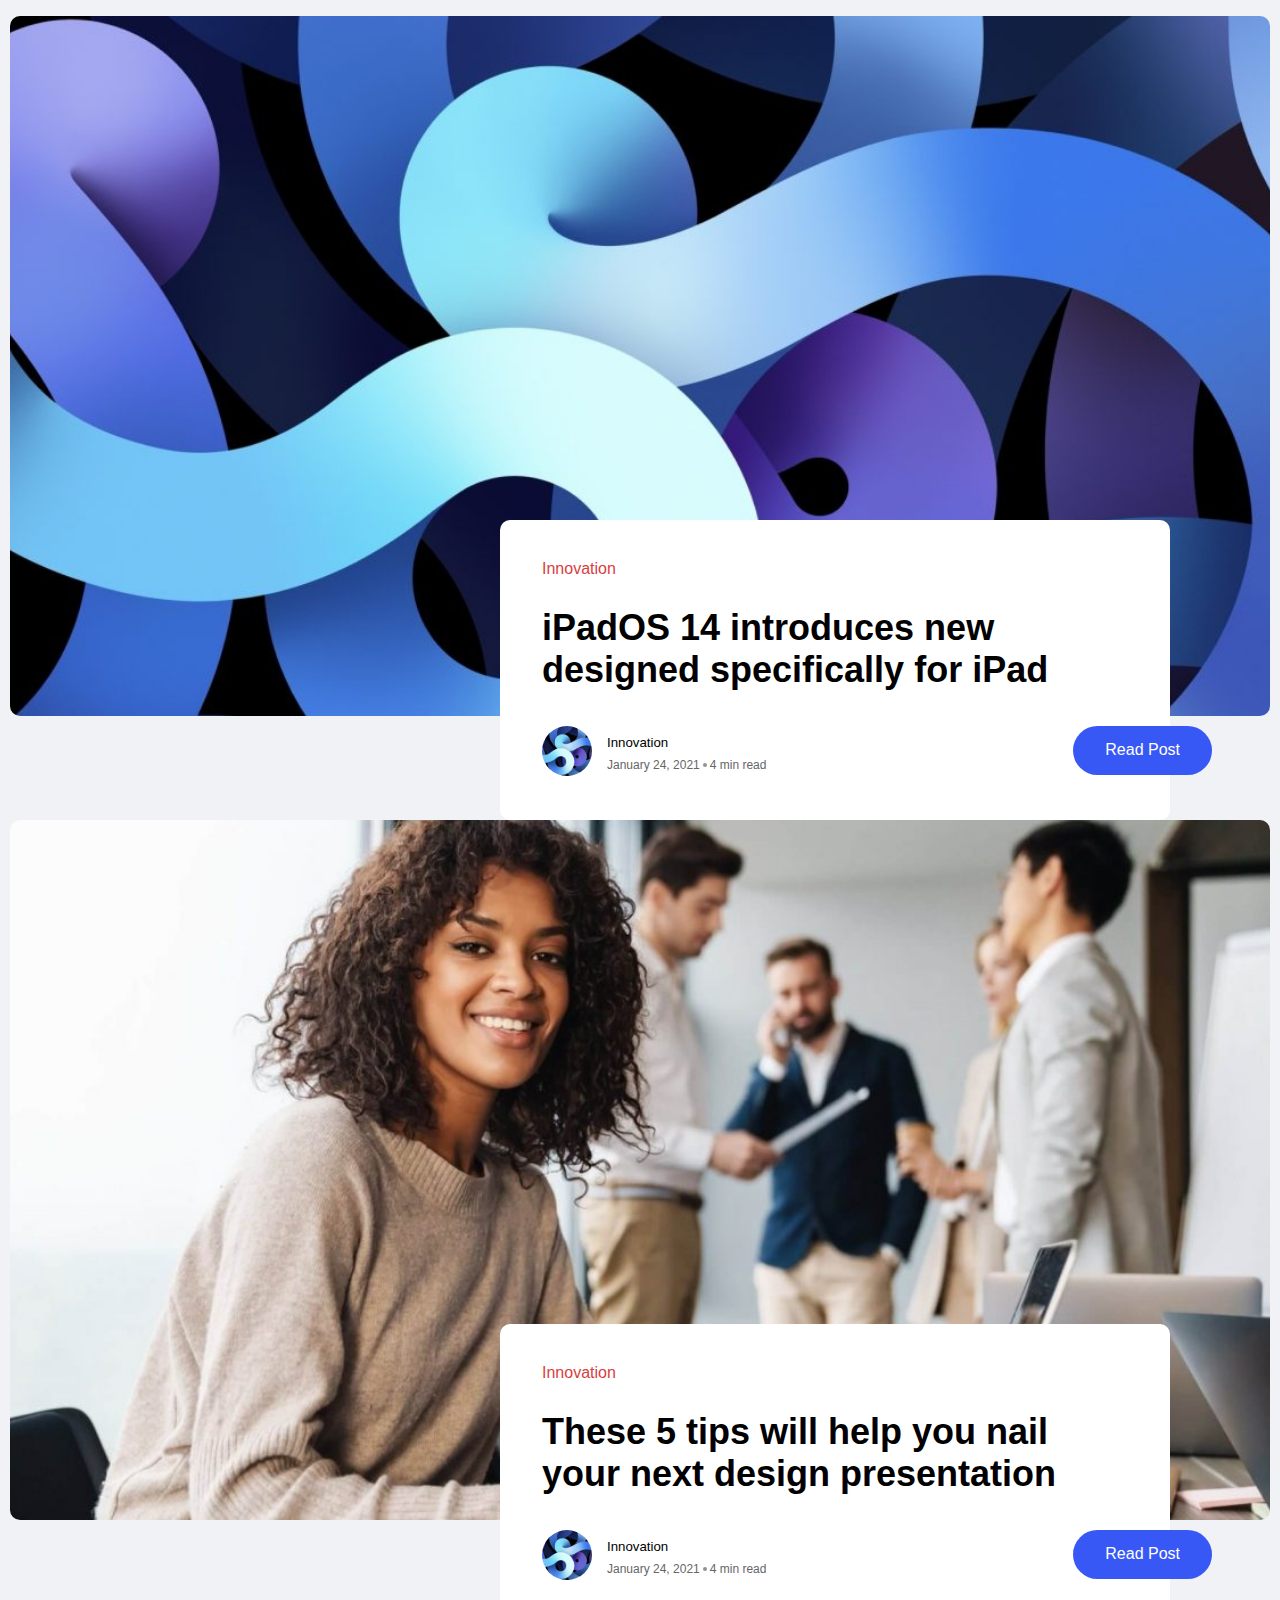
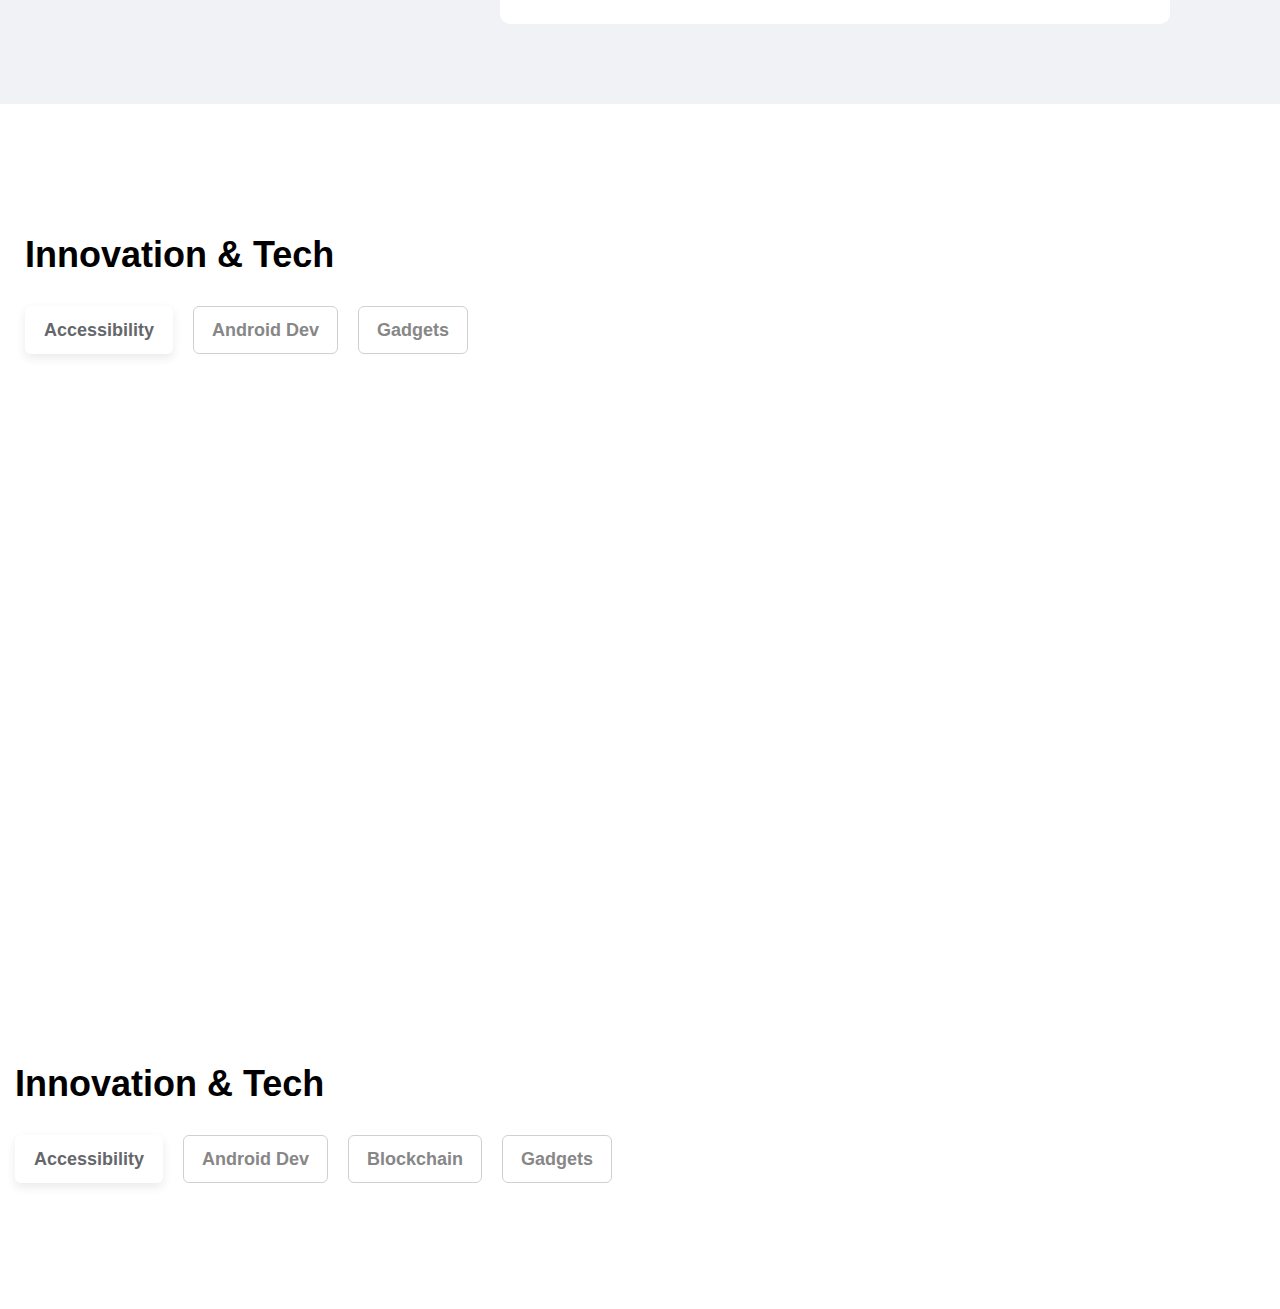
<file: index.html>
<!DOCTYPE html>
<html lang="en">
<head>
    <meta charset="UTF-8">
    <meta http-equiv="X-UA-Compatible" content="IE=edge">
    <meta name="viewport" content="width=device-width, initial-scale=1.0">
    <title>Document</title>
    <link rel="stylesheet" type="text/css" href="assets/css/slick.css"/>
    <link rel="stylesheet" type="text/css" href="assets/css/slick-theme.css"/>
    <link rel="stylesheet" href="assets/css/style.css">
    <script
  src="https://code.jquery.com/jquery-3.6.0.js"
  integrity="sha256-H+K7U5CnXl1h5ywQfKtSj8PCmoN9aaq30gDh27Xc0jk="
  crossorigin="anonymous"></script>
  <link rel="stylesheet" href="https://cdnjs.cloudflare.com/ajax/libs/font-awesome/6.1.1/css/all.min.css" integrity="sha512-KfkfwYDsLkIlwQp6LFnl8zNdLGxu9YAA1QvwINks4PhcElQSvqcyVLLD9aMhXd13uQjoXtEKNosOWaZqXgel0g==" crossorigin="anonymous" referrerpolicy="no-referrer" />
</head>
<body>

    <!-- banner slider -->
    <section class="banner--slider-section">
        <div class="main--container">
            <div class="banner--slider--wrapper">
                <div class="banner--slider">
                    <div class="slider--content--wrapper">
                        <div class="slider--content--inner">
                            <div class="slider--thumbnail">
                                <a href="#">
                                    <img src="assets/Images/banner--slider-img.jpg" alt="">
                                </a>
                            </div>
                            <div class="slider--content">
                                <div class="post-cat-list">
                                    <a class="hover-flip-item-wrapper" href="#" tabindex="0">
                                    <span class="hover-flip-item"><span data-hover="Innovation">Innovation</span></span>
                                    </a>  
                                </div>
                                <div class="slider--main--title">
                                    <h4>
                                        <a href="#" tabindex="0">iPadOS 14 introduces new designed specifically for iPad</a>
                                    </h4>
                                </div>
                                <div class="tab--hover--meta">
                                    <div class="post--meta--data">
                                        <div class="post--meta--avtaar">
                                            <img src="assets/Images/hover--img2.jpg" alt="">
                                        </div>
                                        <div class="post--meta--content">
                                            <h5 class="post--meta--author">
                                                <div class="post-cat-list">
                                                    <a class="hover-flip-item-wrapper" href="#" tabindex="0">
                                                    <span class="hover-flip-item"><span data-hover="Innovation">Innovation</span></span>
                                                    </a>                 
                                                </div>
                                            </h5>
                                            <ul class="post--meta--list">
                                                <li class="post--meta--date">January 24, 2021</li>
                                                <li class="post--meta--time">4 min read</li>
                                            </ul>
                                        </div>
                                    </div>
                                    <div class="social--data">
                                        <ul>
                                            <li><a href="#"><i class="fa-brands fa-facebook-f"></i></a></li>
                                            <li><a href="#"><i class="fa-brands fa-linkedin-in"></i></a></li>
                                            <li><a href="#"><i class="fa-brands fa-twitter"></i></a></li>
                                            <li><a href="#"><i class="fa-solid fa-link"></i></a></li>
                                        </ul>
                                    </div>
                                    <div class="read--post--btn">
                                        <a href="#">
                                            <span class="hover-flip-item"><span data-hover="Read Post">Read Post</span></span>
                                        </a>
                                    </div>
                                </div>
                            </div>
                        </div>
                    </div>
                    <div class="slider--content--wrapper">
                        <div class="slider--content--inner">
                            <div class="slider--thumbnail">
                                <a href="#">
                                    <img src="assets/Images/banner--slider-img2.jpg" alt="">
                                </a>
                            </div>
                            <div class="slider--content">
                                <div class="post-cat-list">
                                    <a class="hover-flip-item-wrapper" href="#" tabindex="0">
                                    <span class="hover-flip-item"><span data-hover="Innovation">Innovation</span></span>
                                    </a>  
                                </div>
                                <div class="slider--main--title">
                                    <h4>
                                        <a href="#" tabindex="0">These 5 tips will help you nail your next design presentation </a>
                                    </h4>
                                </div>
                                <div class="tab--hover--meta">
                                    <div class="post--meta--data">
                                        <div class="post--meta--avtaar">
                                            <img src="assets/Images/hover--img2.jpg" alt="">
                                        </div>
                                        <div class="post--meta--content">
                                            <h5 class="post--meta--author">
                                                <div class="post-cat-list">
                                                    <a class="hover-flip-item-wrapper" href="#" tabindex="0">
                                                    <span class="hover-flip-item"><span data-hover="Innovation">Innovation</span></span>
                                                    </a>                 
                                                </div>
                                            </h5>
                                            <ul class="post--meta--list">
                                                <li class="post--meta--date">January 24, 2021</li>
                                                <li class="post--meta--time">4 min read</li>
                                            </ul>
                                        </div>
                                    </div>
                                    <div class="social--data">
                                        <ul>
                                            <li><a href="#"><i class="fa-brands fa-facebook-f"></i></a></li>
                                            <li><a href="#"><i class="fa-brands fa-linkedin-in"></i></a></li>
                                            <li><a href="#"><i class="fa-brands fa-twitter"></i></a></li>
                                            <li><a href="#"><i class="fa-solid fa-link"></i></a></li>
                                        </ul>
                                    </div>
                                    <div class="read--post--btn">
                                        <a href="#">
                                            <span class="hover-flip-item"><span data-hover="Read Post">Read Post</span></span>
                                        </a>
                                    </div>
                                </div>
                            </div>
                        </div>
                    </div>
                </div>
            </div>
        </div>
    </section>
    <!-- banner slider end -->

    <!-- tab Section -->
    <section class="tab--slider">
        <div class="main--container">
            <div class="main--title">
                <h2>Innovation & Tech</h2>
            </div>

            <div class="tab--wrapper">
                <div class="tab--titles tab--slider-tab">
                    <ul>
                        <li><a data-tag="tab1" class="active--tab" href="#">Accessibility</a></li>
                        <li><a data-tag="tab2" href="#">Android Dev</a> </li>
                        <li><a data-tag="tab3" href="#">Gadgets</a></li>
                    </ul>
                </div>
                <div class="tab--slider--content">
                    <div class="tab--slider--inner">
                        <div id="tab1" class="tab--slider-tabs">
                            <div class="tab---sliders">
                                
                                <div class="slider--content--wrapper">
                                    <div class="slider-contant--main">
                                        <div class="slider-contant">
                                            <div class="slider-animate-title">
                                                <div class="post-cat-list">
                                                    <a class="hover-flip-item-wrapper" href="#" tabindex="0">
                                                    <span class="hover-flip-item"><span data-hover="Innovation">Innovation</span></span>
                                                    </a>                 
                                                </div>
                                            </div>
                                            <div class="slider--main--title">
                                                <h4>
                                                    <a href="#">Lightweight, grippable, and ready to go.</a>
                                                </h4>
                                            </div>
                                        </div>
                                        <div class="slider--img">
                                            <a href="#">
                                                <img src="assets/Images/post-column-01-390x260.jpg" alt="">
                                            </a>
                                        </div>
                                    </div>
                                </div>
                                <div class="slider--content--wrapper">
                                    <div class="slider-contant--main">
                                        <div class="slider-contant">
                                            <div class="slider-animate-title">
                                                <div class="post-cat-list">
                                                    <a class="hover-flip-item-wrapper" href="#" tabindex="0">
                                                    <span class="hover-flip-item"><span data-hover="Innovation">Innovation</span></span>
                                                    </a>                 
                                                </div>
                                            </div>
                                            <div class="slider--main--title">
                                                <h4>
                                                    <a href="#">Lightweight, grippable, and ready to go.</a>
                                                </h4>
                                            </div>
                                        </div>
                                        <div class="slider--img">
                                            <a href="#">
                                                <img src="assets/Images/post-column-01-390x260.jpg" alt="">
                                            </a>
                                        </div>
                                    </div>
                                </div>
                                <div class="slider--content--wrapper">
                                    <div class="slider-contant--main">
                                        <div class="slider-contant">
                                            <div class="slider-animate-title">
                                                <div class="post-cat-list">
                                                    <a class="hover-flip-item-wrapper" href="#" tabindex="0">
                                                    <span class="hover-flip-item"><span data-hover="Innovation">Innovation</span></span>
                                                    </a>                 
                                                </div>
                                            </div>
                                            <div class="slider--main--title">
                                                <h4>
                                                    <a href="#">Lightweight, grippable, and ready to go.</a>
                                                </h4>
                                            </div>
                                        </div>
                                        <div class="slider--img">
                                            <a href="#">
                                                <img src="assets/Images/post-column-01-390x260.jpg" alt="">
                                            </a>
                                        </div>
                                    </div>
                                </div>
                                <div class="slider--content--wrapper">
                                    <div class="slider-contant--main">
                                        <div class="slider-contant">
                                            <div class="slider-animate-title">
                                                <div class="post-cat-list">
                                                    <a class="hover-flip-item-wrapper" href="#" tabindex="0">
                                                    <span class="hover-flip-item"><span data-hover="Innovation">Innovation</span></span>
                                                    </a>                 
                                                </div>
                                            </div>
                                            <div class="slider--main--title">
                                                <h4>
                                                    <a href="#">Lightweight, grippable, and ready to go.</a>
                                                </h4>
                                            </div>
                                        </div>
                                        <div class="slider--img">
                                            <a href="#">
                                                <img src="assets/Images/post-column-01-390x260.jpg" alt="">
                                            </a>
                                        </div>
                                    </div>
                                </div>
                                
                                
                              </div>
                        </div>
                        <div id="tab2" class="tab--slider-tabs">
                            <div class="tab---sliders2">
                                
                                <div class="slider--content--wrapper">
                                    <div class="slider-contant--main">
                                        <div class="slider-contant">
                                            <div class="slider-animate-title">
                                                <div class="post-cat-list">
                                                    <a class="hover-flip-item-wrapper" href="#" tabindex="0">
                                                    <span class="hover-flip-item"><span data-hover="Innovation">Innovation</span></span>
                                                    </a>                 
                                                </div>
                                            </div>
                                            <div class="slider--main--title">
                                                <h4>
                                                    <a href="#">Lightweight, grippable, and ready to go.</a>
                                                </h4>
                                            </div>
                                        </div>
                                        <div class="slider--img">
                                            <a href="#">
                                                <img src="assets/Images/post-column-01-390x260.jpg" alt="">
                                            </a>
                                        </div>
                                    </div>
                                </div>
                                <div class="slider--content--wrapper">
                                    <div class="slider-contant--main">
                                        <div class="slider-contant">
                                            <div class="slider-animate-title">
                                                <div class="post-cat-list">
                                                    <a class="hover-flip-item-wrapper" href="#" tabindex="0">
                                                    <span class="hover-flip-item"><span data-hover="Innovation">Innovation</span></span>
                                                    </a>                 
                                                </div>
                                            </div>
                                            <div class="slider--main--title">
                                                <h4>
                                                    <a href="#">Lightweight, grippable, and ready to go.</a>
                                                </h4>
                                            </div>
                                        </div>
                                        <div class="slider--img">
                                            <a href="#">
                                                <img src="assets/Images/post-column-01-390x260.jpg" alt="">
                                            </a>
                                        </div>
                                    </div>
                                </div>
                                <div class="slider--content--wrapper">
                                    <div class="slider-contant--main">
                                        <div class="slider-contant">
                                            <div class="slider-animate-title">
                                                <div class="post-cat-list">
                                                    <a class="hover-flip-item-wrapper" href="#" tabindex="0">
                                                    <span class="hover-flip-item"><span data-hover="Innovation">Innovation</span></span>
                                                    </a>                 
                                                </div>
                                            </div>
                                            <div class="slider--main--title">
                                                <h4>
                                                    <a href="#">Lightweight, grippable, and ready to go.</a>
                                                </h4>
                                            </div>
                                        </div>
                                        <div class="slider--img">
                                            <a href="#">
                                                <img src="assets/Images/post-column-01-390x260.jpg" alt="">
                                            </a>
                                        </div>
                                    </div>
                                </div>
                                <div class="slider--content--wrapper">
                                    <div class="slider-contant--main">
                                        <div class="slider-contant">
                                            <div class="slider-animate-title">
                                                <div class="post-cat-list">
                                                    <a class="hover-flip-item-wrapper" href="#" tabindex="0">
                                                    <span class="hover-flip-item"><span data-hover="Innovation">Innovation</span></span>
                                                    </a>                 
                                                </div>
                                            </div>
                                            <div class="slider--main--title">
                                                <h4>
                                                    <a href="#">Lightweight, grippable, and ready to go.</a>
                                                </h4>
                                            </div>
                                        </div>
                                        <div class="slider--img">
                                            <a href="#">
                                                <img src="assets/Images/post-column-01-390x260.jpg" alt="">
                                            </a>
                                        </div>
                                    </div>
                                </div>
                                
                                
                              </div>
                        </div>
                        <div id="tab3" class="tab--slider-tabs">
                            <div class="tab---sliders3">
                                
                                <div class="slider--content--wrapper">
                                    <div class="slider-contant--main">
                                        <div class="slider-contant">
                                            <div class="slider-animate-title">
                                                <div class="post-cat-list">
                                                    <a class="hover-flip-item-wrapper" href="#" tabindex="0">
                                                    <span class="hover-flip-item"><span data-hover="Innovation">Innovation</span></span>
                                                    </a>                 
                                                </div>
                                            </div>
                                            <div class="slider--main--title">
                                                <h4>
                                                    <a href="#">Lightweight, grippable, and ready to go.</a>
                                                </h4>
                                            </div>
                                        </div>
                                        <div class="slider--img">
                                            <a href="#">
                                                <img src="assets/Images/post-column-01-390x260.jpg" alt="">
                                            </a>
                                        </div>
                                    </div>
                                </div>
                                <div class="slider--content--wrapper">
                                    <div class="slider-contant--main">
                                        <div class="slider-contant">
                                            <div class="slider-animate-title">
                                                <div class="post-cat-list">
                                                    <a class="hover-flip-item-wrapper" href="#" tabindex="0">
                                                    <span class="hover-flip-item"><span data-hover="Innovation">Innovation</span></span>
                                                    </a>                 
                                                </div>
                                            </div>
                                            <div class="slider--main--title">
                                                <h4>
                                                    <a href="#">Lightweight, grippable, and ready to go.</a>
                                                </h4>
                                            </div>
                                        </div>
                                        <div class="slider--img">
                                            <a href="#">
                                                <img src="assets/Images/post-column-01-390x260.jpg" alt="">
                                            </a>
                                        </div>
                                    </div>
                                </div>
                                <div class="slider--content--wrapper">
                                    <div class="slider-contant--main">
                                        <div class="slider-contant">
                                            <div class="slider-animate-title">
                                                <div class="post-cat-list">
                                                    <a class="hover-flip-item-wrapper" href="#" tabindex="0">
                                                    <span class="hover-flip-item"><span data-hover="Innovation">Innovation</span></span>
                                                    </a>                 
                                                </div>
                                            </div>
                                            <div class="slider--main--title">
                                                <h4>
                                                    <a href="#">Lightweight, grippable, and ready to go.</a>
                                                </h4>
                                            </div>
                                        </div>
                                        <div class="slider--img">
                                            <a href="#">
                                                <img src="assets/Images/post-column-01-390x260.jpg" alt="">
                                            </a>
                                        </div>
                                    </div>
                                </div>
                                <div class="slider--content--wrapper">
                                    <div class="slider-contant--main">
                                        <div class="slider-contant">
                                            <div class="slider-animate-title">
                                                <div class="post-cat-list">
                                                    <a class="hover-flip-item-wrapper" href="#" tabindex="0">
                                                    <span class="hover-flip-item"><span data-hover="Innovation">Innovation</span></span>
                                                    </a>                 
                                                </div>
                                            </div>
                                            <div class="slider--main--title">
                                                <h4>
                                                    <a href="#">Lightweight, grippable, and ready to go.</a>
                                                </h4>
                                            </div>
                                        </div>
                                        <div class="slider--img">
                                            <a href="#">
                                                <img src="assets/Images/post-column-01-390x260.jpg" alt="">
                                            </a>
                                        </div>
                                    </div>
                                </div>
                                
                                
                              </div>
                        </div>
                    </div>
                </div>
            </div>
        </div>
    </section>


    <!-- hover img section -->
    <section class="most--populer">
        <div class="main--container">
            <div class="main--title">
                <h2>Innovation & Tech</h2>
            </div>

            <div class="tab--wrapper">
                <div class="tab--titles tab--hover---title">
                    <ul>
                        <li><a data-tag="tab4" class="active--tab" href="#">Accessibility</a></li>
                        <li><a data-tag="tab5" href="#">Android Dev</a> </li>
                        <li><a data-tag="tab6" href="#">Blockchain</a></li>
                        <li><a data-tag="tab7" href="#">Gadgets</a></li>
                    </ul>
                </div>
                <div class="tab--slider--content">
                    <div class="tab--slider--inner">
                        <div id="tab4" class="tab--hover-section">
                            <div class="tab--hover--wrapper">
                                <div class="tab--hover--inner">
                                    <div class="order--list">
                                        <span>01</span>
                                    </div>
                                    <div class="tab--hover--data">
                                        <div class="post-cat-list">
                                            <a class="hover-flip-item-wrapper" href="#" tabindex="0">
                                            <span class="hover-flip-item"><span data-hover="Innovation">Innovation</span></span>
                                            </a>  
                                            <span>,</span>               
                                            <a class="hover-flip-item-wrapper" href="#" tabindex="0">
                                            <span class="hover-flip-item"><span data-hover="Innovation">Innovation</span></span>
                                            </a>                 
                                        </div>
                                        <h3><a href="#">Lightweight, grippable, and ready to go.</a></h3>
                                        <div class="tab--hover--meta">
                                            <div class="post--meta--data">
                                                <h5 class="post--meta--author">
                                                    <div class="post-cat-list">
                                                        <a class="hover-flip-item-wrapper" href="#" tabindex="0">
                                                        <span class="hover-flip-item"><span data-hover="Innovation">Innovation</span></span>
                                                        </a>                 
                                                                       
                                                    </div>
                                                </h5>
                                                <ul class="post--meta--list">
                                                    <li class="post--meta--date">January 24, 2021</li>
                                                    <li class="post--meta--time">4 min read</li>
                                                </ul>
                                            </div>
                                            <div class="social--data">
                                                <ul>
                                                    <li><a href="#"><i class="fa-brands fa-facebook-f"></i></a></li>
                                                    <li><a href="#"><i class="fa-brands fa-linkedin-in"></i></a></li>
                                                    <li><a href="#"><i class="fa-brands fa-twitter"></i></a></li>
                                                    <li><a href="#"><i class="fa-solid fa-link"></i></a></li>
                                                </ul>
                                            </div>
                                        </div>

                                    </div>
                                </div>
                                <div class="tab--hover-thumbnil">
                                    <a href="#">
                                        <img src="assets/Images/hover--img1.jpg" alt="">
                                    </a>
                                </div>
                            </div>
                            <div class="tab--hover--wrapper">
                                <div class="tab--hover--inner">
                                    <div class="order--list">
                                        <span>02</span>
                                    </div>
                                    <div class="tab--hover--data">
                                        <div class="post-cat-list">
                                            <a class="hover-flip-item-wrapper" href="#" tabindex="0">
                                            <span class="hover-flip-item"><span data-hover="Innovation">Innovation</span></span>
                                            </a>  
                                            <span>,</span>               
                                            <a class="hover-flip-item-wrapper" href="#" tabindex="0">
                                            <span class="hover-flip-item"><span data-hover="Innovation">Innovation</span></span>
                                            </a>                 
                                        </div>
                                        <h3><a href="#">Lightweight, grippable, and ready to go.</a></h3>
                                        <div class="tab--hover--meta">
                                            <div class="post--meta--data">
                                                <h5 class="post--meta--author">
                                                    <div class="post-cat-list">
                                                        <a class="hover-flip-item-wrapper" href="#" tabindex="0">
                                                        <span class="hover-flip-item"><span data-hover="Innovation">Innovation</span></span>
                                                        </a>                 
                                                                       
                                                    </div>
                                                </h5>
                                                <ul class="post--meta--list">
                                                    <li class="post--meta--date">January 24, 2021</li>
                                                    <li class="post--meta--time">4 min read</li>
                                                </ul>
                                            </div>
                                            <div class="social--data">
                                                <ul>
                                                    <li><a href="#"><i class="fa-brands fa-facebook-f"></i></a></li>
                                                    <li><a href="#"><i class="fa-brands fa-linkedin-in"></i></a></li>
                                                    <li><a href="#"><i class="fa-brands fa-twitter"></i></a></li>
                                                    <li><a href="#"><i class="fa-solid fa-link"></i></a></li>
                                                </ul>
                                            </div>
                                        </div>

                                    </div>
                                </div>
                                <div class="tab--hover-thumbnil">
                                    <a href="#">
                                        <img src="assets/Images/hover--img2.jpg" alt="">
                                    </a>
                                </div>
                            </div>
                            <div class="tab--hover--wrapper">
                                <div class="tab--hover--inner">
                                    <div class="order--list">
                                        <span>03</span>
                                    </div>
                                    <div class="tab--hover--data">
                                        <div class="post-cat-list">
                                            <a class="hover-flip-item-wrapper" href="#" tabindex="0">
                                            <span class="hover-flip-item"><span data-hover="Innovation">Innovation</span></span>
                                            </a>  
                                            <span>,</span>               
                                            <a class="hover-flip-item-wrapper" href="#" tabindex="0">
                                            <span class="hover-flip-item"><span data-hover="Innovation">Innovation</span></span>
                                            </a>                 
                                        </div>
                                        <h3><a href="#">Lightweight, grippable, and ready to go.</a></h3>
                                        <div class="tab--hover--meta">
                                            <div class="post--meta--data">
                                                <h5 class="post--meta--author">
                                                    <div class="post-cat-list">
                                                        <a class="hover-flip-item-wrapper" href="#" tabindex="0">
                                                        <span class="hover-flip-item"><span data-hover="Innovation">Innovation</span></span>
                                                        </a>                 
                                                                       
                                                    </div>
                                                </h5>
                                                <ul class="post--meta--list">
                                                    <li class="post--meta--date">January 24, 2021</li>
                                                    <li class="post--meta--time">4 min read</li>
                                                </ul>
                                            </div>
                                            <div class="social--data">
                                                <ul>
                                                    <li><a href="#"><i class="fa-brands fa-facebook-f"></i></a></li>
                                                    <li><a href="#"><i class="fa-brands fa-linkedin-in"></i></a></li>
                                                    <li><a href="#"><i class="fa-brands fa-twitter"></i></a></li>
                                                    <li><a href="#"><i class="fa-solid fa-link"></i></a></li>
                                                </ul>
                                            </div>
                                        </div>

                                    </div>
                                </div>
                                <div class="tab--hover-thumbnil">
                                    <a href="#">
                                        <img src="assets/Images/hover--img3.jpg" alt="">
                                    </a>
                                </div>
                            </div>
                            <div class="tab--hover--wrapper">
                                <div class="tab--hover--inner">
                                    <div class="order--list">
                                        <span>04</span>
                                    </div>
                                    <div class="tab--hover--data">
                                        <div class="post-cat-list">
                                            <a class="hover-flip-item-wrapper" href="#" tabindex="0">
                                            <span class="hover-flip-item"><span data-hover="Innovation">Innovation</span></span>
                                            </a>  
                                            <span>,</span>               
                                            <a class="hover-flip-item-wrapper" href="#" tabindex="0">
                                            <span class="hover-flip-item"><span data-hover="Innovation">Innovation</span></span>
                                            </a>                 
                                        </div>
                                        <h3><a href="#">Lightweight, grippable, and ready to go.</a></h3>
                                        <div class="tab--hover--meta">
                                            <div class="post--meta--data">
                                                <h5 class="post--meta--author">
                                                    <div class="post-cat-list">
                                                        <a class="hover-flip-item-wrapper" href="#" tabindex="0">
                                                        <span class="hover-flip-item"><span data-hover="Innovation">Innovation</span></span>
                                                        </a>                 
                                                                       
                                                    </div>
                                                </h5>
                                                <ul class="post--meta--list">
                                                    <li class="post--meta--date">January 24, 2021</li>
                                                    <li class="post--meta--time">4 min read</li>
                                                </ul>
                                            </div>
                                            <div class="social--data">
                                                <ul>
                                                    <li><a href="#"><i class="fa-brands fa-facebook-f"></i></a></li>
                                                    <li><a href="#"><i class="fa-brands fa-linkedin-in"></i></a></li>
                                                    <li><a href="#"><i class="fa-brands fa-twitter"></i></a></li>
                                                    <li><a href="#"><i class="fa-solid fa-link"></i></a></li>
                                                </ul>
                                            </div>
                                        </div>

                                    </div>
                                </div>
                                <div class="tab--hover-thumbnil">
                                    <a href="#">
                                        <img src="assets/Images/hover--img4.jpg" alt="">
                                    </a>
                                </div>
                            </div>
                        </div>
                        <div id="tab5" class="tab--hover-section">
                            <div class="tab--hover--wrapper">
                                <div class="tab--hover--inner">
                                    <div class="order--list">
                                        <span>01</span>
                                    </div>
                                    <div class="tab--hover--data">
                                        <div class="post-cat-list">
                                            <a class="hover-flip-item-wrapper" href="#" tabindex="0">
                                            <span class="hover-flip-item"><span data-hover="Innovation">Innovation</span></span>
                                            </a>  
                                            <span>,</span>               
                                            <a class="hover-flip-item-wrapper" href="#" tabindex="0">
                                            <span class="hover-flip-item"><span data-hover="Innovation">Innovation</span></span>
                                            </a>                 
                                        </div>
                                        <h3><a href="#">Lightweight, grippable, and ready to go.</a></h3>
                                        <div class="tab--hover--meta">
                                            <div class="post--meta--data">
                                                <h5 class="post--meta--author">
                                                    <div class="post-cat-list">
                                                        <a class="hover-flip-item-wrapper" href="#" tabindex="0">
                                                        <span class="hover-flip-item"><span data-hover="Innovation">Innovation</span></span>
                                                        </a>                 
                                                                       
                                                    </div>
                                                </h5>
                                                <ul class="post--meta--list">
                                                    <li class="post--meta--date">January 24, 2021</li>
                                                    <li class="post--meta--time">4 min read</li>
                                                </ul>
                                            </div>
                                            <div class="social--data">
                                                <ul>
                                                    <li><a href="#"><i class="fa-brands fa-facebook-f"></i></a></li>
                                                    <li><a href="#"><i class="fa-brands fa-linkedin-in"></i></a></li>
                                                    <li><a href="#"><i class="fa-brands fa-twitter"></i></a></li>
                                                    <li><a href="#"><i class="fa-solid fa-link"></i></a></li>
                                                </ul>
                                            </div>
                                        </div>

                                    </div>
                                </div>
                                <div class="tab--hover-thumbnil">
                                    <a href="#">
                                        <img src="assets/Images/hover--img1.jpg" alt="">
                                    </a>
                                </div>
                            </div>
                            <div class="tab--hover--wrapper">
                                <div class="tab--hover--inner">
                                    <div class="order--list">
                                        <span>02</span>
                                    </div>
                                    <div class="tab--hover--data">
                                        <div class="post-cat-list">
                                            <a class="hover-flip-item-wrapper" href="#" tabindex="0">
                                            <span class="hover-flip-item"><span data-hover="Innovation">Innovation</span></span>
                                            </a>  
                                            <span>,</span>               
                                            <a class="hover-flip-item-wrapper" href="#" tabindex="0">
                                            <span class="hover-flip-item"><span data-hover="Innovation">Innovation</span></span>
                                            </a>                 
                                        </div>
                                        <h3><a href="#">Lightweight, grippable, and ready to go.</a></h3>
                                        <div class="tab--hover--meta">
                                            <div class="post--meta--data">
                                                <h5 class="post--meta--author">
                                                    <div class="post-cat-list">
                                                        <a class="hover-flip-item-wrapper" href="#" tabindex="0">
                                                        <span class="hover-flip-item"><span data-hover="Innovation">Innovation</span></span>
                                                        </a>                 
                                                                       
                                                    </div>
                                                </h5>
                                                <ul class="post--meta--list">
                                                    <li class="post--meta--date">January 24, 2021</li>
                                                    <li class="post--meta--time">4 min read</li>
                                                </ul>
                                            </div>
                                            <div class="social--data">
                                                <ul>
                                                    <li><a href="#"><i class="fa-brands fa-facebook-f"></i></a></li>
                                                    <li><a href="#"><i class="fa-brands fa-linkedin-in"></i></a></li>
                                                    <li><a href="#"><i class="fa-brands fa-twitter"></i></a></li>
                                                    <li><a href="#"><i class="fa-solid fa-link"></i></a></li>
                                                </ul>
                                            </div>
                                        </div>

                                    </div>
                                </div>
                                <div class="tab--hover-thumbnil">
                                    <a href="#">
                                        <img src="assets/Images/hover--img2.jpg" alt="">
                                    </a>
                                </div>
                            </div>
                            <div class="tab--hover--wrapper">
                                <div class="tab--hover--inner">
                                    <div class="order--list">
                                        <span>03</span>
                                    </div>
                                    <div class="tab--hover--data">
                                        <div class="post-cat-list">
                                            <a class="hover-flip-item-wrapper" href="#" tabindex="0">
                                            <span class="hover-flip-item"><span data-hover="Innovation">Innovation</span></span>
                                            </a>  
                                            <span>,</span>               
                                            <a class="hover-flip-item-wrapper" href="#" tabindex="0">
                                            <span class="hover-flip-item"><span data-hover="Innovation">Innovation</span></span>
                                            </a>                 
                                        </div>
                                        <h3><a href="#">Lightweight, grippable, and ready to go.</a></h3>
                                        <div class="tab--hover--meta">
                                            <div class="post--meta--data">
                                                <h5 class="post--meta--author">
                                                    <div class="post-cat-list">
                                                        <a class="hover-flip-item-wrapper" href="#" tabindex="0">
                                                        <span class="hover-flip-item"><span data-hover="Innovation">Innovation</span></span>
                                                        </a>                 
                                                                       
                                                    </div>
                                                </h5>
                                                <ul class="post--meta--list">
                                                    <li class="post--meta--date">January 24, 2021</li>
                                                    <li class="post--meta--time">4 min read</li>
                                                </ul>
                                            </div>
                                            <div class="social--data">
                                                <ul>
                                                    <li><a href="#"><i class="fa-brands fa-facebook-f"></i></a></li>
                                                    <li><a href="#"><i class="fa-brands fa-linkedin-in"></i></a></li>
                                                    <li><a href="#"><i class="fa-brands fa-twitter"></i></a></li>
                                                    <li><a href="#"><i class="fa-solid fa-link"></i></a></li>
                                                </ul>
                                            </div>
                                        </div>

                                    </div>
                                </div>
                                <div class="tab--hover-thumbnil">
                                    <a href="#">
                                        <img src="assets/Images/hover--img3.jpg" alt="">
                                    </a>
                                </div>
                            </div>
                            <div class="tab--hover--wrapper">
                                <div class="tab--hover--inner">
                                    <div class="order--list">
                                        <span>04</span>
                                    </div>
                                    <div class="tab--hover--data">
                                        <div class="post-cat-list">
                                            <a class="hover-flip-item-wrapper" href="#" tabindex="0">
                                            <span class="hover-flip-item"><span data-hover="Innovation">Innovation</span></span>
                                            </a>  
                                            <span>,</span>               
                                            <a class="hover-flip-item-wrapper" href="#" tabindex="0">
                                            <span class="hover-flip-item"><span data-hover="Innovation">Innovation</span></span>
                                            </a>                 
                                        </div>
                                        <h3><a href="#">Lightweight, grippable, and ready to go.</a></h3>
                                        <div class="tab--hover--meta">
                                            <div class="post--meta--data">
                                                <h5 class="post--meta--author">
                                                    <div class="post-cat-list">
                                                        <a class="hover-flip-item-wrapper" href="#" tabindex="0">
                                                        <span class="hover-flip-item"><span data-hover="Innovation">Innovation</span></span>
                                                        </a>                 
                                                                       
                                                    </div>
                                                </h5>
                                                <ul class="post--meta--list">
                                                    <li class="post--meta--date">January 24, 2021</li>
                                                    <li class="post--meta--time">4 min read</li>
                                                </ul>
                                            </div>
                                            <div class="social--data">
                                                <ul>
                                                    <li><a href="#"><i class="fa-brands fa-facebook-f"></i></a></li>
                                                    <li><a href="#"><i class="fa-brands fa-linkedin-in"></i></a></li>
                                                    <li><a href="#"><i class="fa-brands fa-twitter"></i></a></li>
                                                    <li><a href="#"><i class="fa-solid fa-link"></i></a></li>
                                                </ul>
                                            </div>
                                        </div>

                                    </div>
                                </div>
                                <div class="tab--hover-thumbnil">
                                    <a href="#">
                                        <img src="assets/Images/hover--img4.jpg" alt="">
                                    </a>
                                </div>
                            </div>
                        </div>
                        <div id="tab6" class="tab--hover-section">
                            <div class="tab--hover--wrapper">
                                <div class="tab--hover--inner">
                                    <div class="order--list">
                                        <span>01</span>
                                    </div>
                                    <div class="tab--hover--data">
                                        <div class="post-cat-list">
                                            <a class="hover-flip-item-wrapper" href="#" tabindex="0">
                                            <span class="hover-flip-item"><span data-hover="Innovation">Innovation</span></span>
                                            </a>  
                                            <span>,</span>               
                                            <a class="hover-flip-item-wrapper" href="#" tabindex="0">
                                            <span class="hover-flip-item"><span data-hover="Innovation">Innovation</span></span>
                                            </a>                 
                                        </div>
                                        <h3><a href="#">Lightweight, grippable, and ready to go.</a></h3>
                                        <div class="tab--hover--meta">
                                            <div class="post--meta--data">
                                                <h5 class="post--meta--author">
                                                    <div class="post-cat-list">
                                                        <a class="hover-flip-item-wrapper" href="#" tabindex="0">
                                                        <span class="hover-flip-item"><span data-hover="Innovation">Innovation</span></span>
                                                        </a>                 
                                                                       
                                                    </div>
                                                </h5>
                                                <ul class="post--meta--list">
                                                    <li class="post--meta--date">January 24, 2021</li>
                                                    <li class="post--meta--time">4 min read</li>
                                                </ul>
                                            </div>
                                            <div class="social--data">
                                                <ul>
                                                    <li><a href="#"><i class="fa-brands fa-facebook-f"></i></a></li>
                                                    <li><a href="#"><i class="fa-brands fa-linkedin-in"></i></a></li>
                                                    <li><a href="#"><i class="fa-brands fa-twitter"></i></a></li>
                                                    <li><a href="#"><i class="fa-solid fa-link"></i></a></li>
                                                </ul>
                                            </div>
                                        </div>

                                    </div>
                                </div>
                                <div class="tab--hover-thumbnil">
                                    <a href="#">
                                        <img src="assets/Images/hover--img1.jpg" alt="">
                                    </a>
                                </div>
                            </div>
                            <div class="tab--hover--wrapper">
                                <div class="tab--hover--inner">
                                    <div class="order--list">
                                        <span>02</span>
                                    </div>
                                    <div class="tab--hover--data">
                                        <div class="post-cat-list">
                                            <a class="hover-flip-item-wrapper" href="#" tabindex="0">
                                            <span class="hover-flip-item"><span data-hover="Innovation">Innovation</span></span>
                                            </a>  
                                            <span>,</span>               
                                            <a class="hover-flip-item-wrapper" href="#" tabindex="0">
                                            <span class="hover-flip-item"><span data-hover="Innovation">Innovation</span></span>
                                            </a>                 
                                        </div>
                                        <h3><a href="#">Lightweight, grippable, and ready to go.</a></h3>
                                        <div class="tab--hover--meta">
                                            <div class="post--meta--data">
                                                <h5 class="post--meta--author">
                                                    <div class="post-cat-list">
                                                        <a class="hover-flip-item-wrapper" href="#" tabindex="0">
                                                        <span class="hover-flip-item"><span data-hover="Innovation">Innovation</span></span>
                                                        </a>                 
                                                                       
                                                    </div>
                                                </h5>
                                                <ul class="post--meta--list">
                                                    <li class="post--meta--date">January 24, 2021</li>
                                                    <li class="post--meta--time">4 min read</li>
                                                </ul>
                                            </div>
                                            <div class="social--data">
                                                <ul>
                                                    <li><a href="#"><i class="fa-brands fa-facebook-f"></i></a></li>
                                                    <li><a href="#"><i class="fa-brands fa-linkedin-in"></i></a></li>
                                                    <li><a href="#"><i class="fa-brands fa-twitter"></i></a></li>
                                                    <li><a href="#"><i class="fa-solid fa-link"></i></a></li>
                                                </ul>
                                            </div>
                                        </div>

                                    </div>
                                </div>
                                <div class="tab--hover-thumbnil">
                                    <a href="#">
                                        <img src="assets/Images/hover--img2.jpg" alt="">
                                    </a>
                                </div>
                            </div>
                            <div class="tab--hover--wrapper">
                                <div class="tab--hover--inner">
                                    <div class="order--list">
                                        <span>03</span>
                                    </div>
                                    <div class="tab--hover--data">
                                        <div class="post-cat-list">
                                            <a class="hover-flip-item-wrapper" href="#" tabindex="0">
                                            <span class="hover-flip-item"><span data-hover="Innovation">Innovation</span></span>
                                            </a>  
                                            <span>,</span>               
                                            <a class="hover-flip-item-wrapper" href="#" tabindex="0">
                                            <span class="hover-flip-item"><span data-hover="Innovation">Innovation</span></span>
                                            </a>                 
                                        </div>
                                        <h3><a href="#">Lightweight, grippable, and ready to go.</a></h3>
                                        <div class="tab--hover--meta">
                                            <div class="post--meta--data">
                                                <h5 class="post--meta--author">
                                                    <div class="post-cat-list">
                                                        <a class="hover-flip-item-wrapper" href="#" tabindex="0">
                                                        <span class="hover-flip-item"><span data-hover="Innovation">Innovation</span></span>
                                                        </a>                 
                                                                       
                                                    </div>
                                                </h5>
                                                <ul class="post--meta--list">
                                                    <li class="post--meta--date">January 24, 2021</li>
                                                    <li class="post--meta--time">4 min read</li>
                                                </ul>
                                            </div>
                                            <div class="social--data">
                                                <ul>
                                                    <li><a href="#"><i class="fa-brands fa-facebook-f"></i></a></li>
                                                    <li><a href="#"><i class="fa-brands fa-linkedin-in"></i></a></li>
                                                    <li><a href="#"><i class="fa-brands fa-twitter"></i></a></li>
                                                    <li><a href="#"><i class="fa-solid fa-link"></i></a></li>
                                                </ul>
                                            </div>
                                        </div>

                                    </div>
                                </div>
                                <div class="tab--hover-thumbnil">
                                    <a href="#">
                                        <img src="assets/Images/hover--img3.jpg" alt="">
                                    </a>
                                </div>
                            </div>
                            <div class="tab--hover--wrapper">
                                <div class="tab--hover--inner">
                                    <div class="order--list">
                                        <span>04</span>
                                    </div>
                                    <div class="tab--hover--data">
                                        <div class="post-cat-list">
                                            <a class="hover-flip-item-wrapper" href="#" tabindex="0">
                                            <span class="hover-flip-item"><span data-hover="Innovation">Innovation</span></span>
                                            </a>  
                                            <span>,</span>               
                                            <a class="hover-flip-item-wrapper" href="#" tabindex="0">
                                            <span class="hover-flip-item"><span data-hover="Innovation">Innovation</span></span>
                                            </a>                 
                                        </div>
                                        <h3><a href="#">Lightweight, grippable, and ready to go.</a></h3>
                                        <div class="tab--hover--meta">
                                            <div class="post--meta--data">
                                                <h5 class="post--meta--author">
                                                    <div class="post-cat-list">
                                                        <a class="hover-flip-item-wrapper" href="#" tabindex="0">
                                                        <span class="hover-flip-item"><span data-hover="Innovation">Innovation</span></span>
                                                        </a>                 
                                                                       
                                                    </div>
                                                </h5>
                                                <ul class="post--meta--list">
                                                    <li class="post--meta--date">January 24, 2021</li>
                                                    <li class="post--meta--time">4 min read</li>
                                                </ul>
                                            </div>
                                            <div class="social--data">
                                                <ul>
                                                    <li><a href="#"><i class="fa-brands fa-facebook-f"></i></a></li>
                                                    <li><a href="#"><i class="fa-brands fa-linkedin-in"></i></a></li>
                                                    <li><a href="#"><i class="fa-brands fa-twitter"></i></a></li>
                                                    <li><a href="#"><i class="fa-solid fa-link"></i></a></li>
                                                </ul>
                                            </div>
                                        </div>

                                    </div>
                                </div>
                                <div class="tab--hover-thumbnil">
                                    <a href="#">
                                        <img src="assets/Images/hover--img4.jpg" alt="">
                                    </a>
                                </div>
                            </div>
                        </div>
                        <div id="tab7" class="tab--hover-section">
                            <div class="tab--hover--wrapper">
                                <div class="tab--hover--inner">
                                    <div class="order--list">
                                        <span>01</span>
                                    </div>
                                    <div class="tab--hover--data">
                                        <div class="post-cat-list">
                                            <a class="hover-flip-item-wrapper" href="#" tabindex="0">
                                            <span class="hover-flip-item"><span data-hover="Innovation">Innovation</span></span>
                                            </a>  
                                            <span>,</span>               
                                            <a class="hover-flip-item-wrapper" href="#" tabindex="0">
                                            <span class="hover-flip-item"><span data-hover="Innovation">Innovation</span></span>
                                            </a>                 
                                        </div>
                                        <h3><a href="#">Lightweight, grippable, and ready to go.</a></h3>
                                        <div class="tab--hover--meta">
                                            <div class="post--meta--data">
                                                <h5 class="post--meta--author">
                                                    <div class="post-cat-list">
                                                        <a class="hover-flip-item-wrapper" href="#" tabindex="0">
                                                        <span class="hover-flip-item"><span data-hover="Innovation">Innovation</span></span>
                                                        </a>                 
                                                                       
                                                    </div>
                                                </h5>
                                                <ul class="post--meta--list">
                                                    <li class="post--meta--date">January 24, 2021</li>
                                                    <li class="post--meta--time">4 min read</li>
                                                </ul>
                                            </div>
                                            <div class="social--data">
                                                <ul>
                                                    <li><a href="#"><i class="fa-brands fa-facebook-f"></i></a></li>
                                                    <li><a href="#"><i class="fa-brands fa-linkedin-in"></i></a></li>
                                                    <li><a href="#"><i class="fa-brands fa-twitter"></i></a></li>
                                                    <li><a href="#"><i class="fa-solid fa-link"></i></a></li>
                                                </ul>
                                            </div>
                                        </div>

                                    </div>
                                </div>
                                <div class="tab--hover-thumbnil">
                                    <a href="#">
                                        <img src="assets/Images/hover--img1.jpg" alt="">
                                    </a>
                                </div>
                            </div>
                            <div class="tab--hover--wrapper">
                                <div class="tab--hover--inner">
                                    <div class="order--list">
                                        <span>02</span>
                                    </div>
                                    <div class="tab--hover--data">
                                        <div class="post-cat-list">
                                            <a class="hover-flip-item-wrapper" href="#" tabindex="0">
                                            <span class="hover-flip-item"><span data-hover="Innovation">Innovation</span></span>
                                            </a>  
                                            <span>,</span>               
                                            <a class="hover-flip-item-wrapper" href="#" tabindex="0">
                                            <span class="hover-flip-item"><span data-hover="Innovation">Innovation</span></span>
                                            </a>                 
                                        </div>
                                        <h3><a href="#">Lightweight, grippable, and ready to go.</a></h3>
                                        <div class="tab--hover--meta">
                                            <div class="post--meta--data">
                                                <h5 class="post--meta--author">
                                                    <div class="post-cat-list">
                                                        <a class="hover-flip-item-wrapper" href="#" tabindex="0">
                                                        <span class="hover-flip-item"><span data-hover="Innovation">Innovation</span></span>
                                                        </a>                 
                                                                       
                                                    </div>
                                                </h5>
                                                <ul class="post--meta--list">
                                                    <li class="post--meta--date">January 24, 2021</li>
                                                    <li class="post--meta--time">4 min read</li>
                                                </ul>
                                            </div>
                                            <div class="social--data">
                                                <ul>
                                                    <li><a href="#"><i class="fa-brands fa-facebook-f"></i></a></li>
                                                    <li><a href="#"><i class="fa-brands fa-linkedin-in"></i></a></li>
                                                    <li><a href="#"><i class="fa-brands fa-twitter"></i></a></li>
                                                    <li><a href="#"><i class="fa-solid fa-link"></i></a></li>
                                                </ul>
                                            </div>
                                        </div>

                                    </div>
                                </div>
                                <div class="tab--hover-thumbnil">
                                    <a href="#">
                                        <img src="assets/Images/hover--img2.jpg" alt="">
                                    </a>
                                </div>
                            </div>
                            <div class="tab--hover--wrapper">
                                <div class="tab--hover--inner">
                                    <div class="order--list">
                                        <span>03</span>
                                    </div>
                                    <div class="tab--hover--data">
                                        <div class="post-cat-list">
                                            <a class="hover-flip-item-wrapper" href="#" tabindex="0">
                                            <span class="hover-flip-item"><span data-hover="Innovation">Innovation</span></span>
                                            </a>  
                                            <span>,</span>               
                                            <a class="hover-flip-item-wrapper" href="#" tabindex="0">
                                            <span class="hover-flip-item"><span data-hover="Innovation">Innovation</span></span>
                                            </a>                 
                                        </div>
                                        <h3><a href="#">Lightweight, grippable, and ready to go.</a></h3>
                                        <div class="tab--hover--meta">
                                            <div class="post--meta--data">
                                                <h5 class="post--meta--author">
                                                    <div class="post-cat-list">
                                                        <a class="hover-flip-item-wrapper" href="#" tabindex="0">
                                                        <span class="hover-flip-item"><span data-hover="Innovation">Innovation</span></span>
                                                        </a>                 
                                                                       
                                                    </div>
                                                </h5>
                                                <ul class="post--meta--list">
                                                    <li class="post--meta--date">January 24, 2021</li>
                                                    <li class="post--meta--time">4 min read</li>
                                                </ul>
                                            </div>
                                            <div class="social--data">
                                                <ul>
                                                    <li><a href="#"><i class="fa-brands fa-facebook-f"></i></a></li>
                                                    <li><a href="#"><i class="fa-brands fa-linkedin-in"></i></a></li>
                                                    <li><a href="#"><i class="fa-brands fa-twitter"></i></a></li>
                                                    <li><a href="#"><i class="fa-solid fa-link"></i></a></li>
                                                </ul>
                                            </div>
                                        </div>

                                    </div>
                                </div>
                                <div class="tab--hover-thumbnil">
                                    <a href="#">
                                        <img src="assets/Images/hover--img3.jpg" alt="">
                                    </a>
                                </div>
                            </div>
                            <div class="tab--hover--wrapper">
                                <div class="tab--hover--inner">
                                    <div class="order--list">
                                        <span>04</span>
                                    </div>
                                    <div class="tab--hover--data">
                                        <div class="post-cat-list">
                                            <a class="hover-flip-item-wrapper" href="#" tabindex="0">
                                            <span class="hover-flip-item"><span data-hover="Innovation">Innovation</span></span>
                                            </a>  
                                            <span>,</span>               
                                            <a class="hover-flip-item-wrapper" href="#" tabindex="0">
                                            <span class="hover-flip-item"><span data-hover="Innovation">Innovation</span></span>
                                            </a>                 
                                        </div>
                                        <h3><a href="#">Lightweight, grippable, and ready to go.</a></h3>
                                        <div class="tab--hover--meta">
                                            <div class="post--meta--data">
                                                <h5 class="post--meta--author">
                                                    <div class="post-cat-list">
                                                        <a class="hover-flip-item-wrapper" href="#" tabindex="0">
                                                        <span class="hover-flip-item"><span data-hover="Innovation">Innovation</span></span>
                                                        </a>                 
                                                                       
                                                    </div>
                                                </h5>
                                                <ul class="post--meta--list">
                                                    <li class="post--meta--date">January 24, 2021</li>
                                                    <li class="post--meta--time">4 min read</li>
                                                </ul>
                                            </div>
                                            <div class="social--data">
                                                <ul>
                                                    <li><a href="#"><i class="fa-brands fa-facebook-f"></i></a></li>
                                                    <li><a href="#"><i class="fa-brands fa-linkedin-in"></i></a></li>
                                                    <li><a href="#"><i class="fa-brands fa-twitter"></i></a></li>
                                                    <li><a href="#"><i class="fa-solid fa-link"></i></a></li>
                                                </ul>
                                            </div>
                                        </div>

                                    </div>
                                </div>
                                <div class="tab--hover-thumbnil">
                                    <a href="#">
                                        <img src="assets/Images/hover--img4.jpg" alt="">
                                    </a>
                                </div>
                            </div>
                        </div>
                    </div>
                </div>
            </div>
        </div>
    </section>
    <!-- hover img section end -->

    <script type="text/javascript" src="assets/js/slick.min.js"></script>
    <script>
        $(document).ready(function(){
                
            $("#tab1").addClass("block--tab");
            $("#tab4").fadeIn();
            $('.tab--hover---title ul li a').click(function(e){
                e.preventDefault();
                var ths = $(this);
                var tagid = $(this).data('tag');
                $('.tab--hover---title ul li a').removeClass('active--tab');
                ths.addClass("active--tab");
                $(".most--populer .tab--slider--inner .tab--hover-section").fadeOut();
                $('#'+tagid).fadeIn();
                
            });


            $('.tab--slider-tab ul li a').on("click", function(e){
                e.preventDefault();
                var ths = $(this);
                var tagid = $(this).data('tag');
                $('.tab--slider-tab ul li a').removeClass('active--tab');
                ths.addClass("active--tab");
                $(".tab--slider--inner .tab--slider-tabs").removeClass("block--tab");
                // $('#'+tagid).delay(500).queue(function(){$('#'+tagid).addClass('block--tab')});
                    setTimeout(function(){ 
                        $('#'+tagid).addClass("block--tab");
            }, 300);
                
            });

            // slider

            $('.tab---sliders').slick({
                dots: true,
                infinite: true,
                speed: 300,
                slidesToShow: 3,
                slidesToScroll: 1,
                prevArrow:"<button type='button' class='slick-prev'><i class='fa-solid fa-arrow-left'></i></button>",
                nextArrow:"<button type='button' class='slick-next'><i class='fa-solid fa-arrow-right'></i></button>",
                responsive: [
                    {
                    breakpoint: 991,
                    settings: {
                        slidesToShow: 2,
                        slidesToScroll: 1,
                        infinite: true,
                        dots: true
                    }
                    },
                    
                    {
                    breakpoint: 600,
                    settings: {
                        slidesToShow: 1,
                        slidesToScroll: 1
                    }
                    }
                    // You can unslick at a given breakpoint now by adding:
                    // settings: "unslick"
                    // instead of a settings object
                ]
                });


                $('.tab---sliders2').slick({
                dots: true,
                infinite: true,
                speed: 300,
                slidesToShow: 3,
                slidesToScroll: 1,
                prevArrow:"<button type='button' class='slick-prev'><i class='fa-solid fa-arrow-left'></i></button>",
                nextArrow:"<button type='button' class='slick-next'><i class='fa-solid fa-arrow-right'></i></button>",
                responsive: [
                    {
                    breakpoint: 991,
                    settings: {
                        slidesToShow: 2,
                        slidesToScroll: 1,
                        infinite: true,
                        dots: true
                    }
                    },
                    
                    {
                    breakpoint: 600,
                    settings: {
                        slidesToShow: 1,
                        slidesToScroll: 1
                    }
                    }
                    // You can unslick at a given breakpoint now by adding:
                    // settings: "unslick"
                    // instead of a settings object
                ]
                });


                $('.tab---sliders3').slick({
                dots: true,
                infinite: true,
                speed: 300,
                slidesToShow: 3,
                slidesToScroll: 1,
                prevArrow:"<button type='button' class='slick-prev'><i class='fa-solid fa-arrow-left'></i></button>",
                nextArrow:"<button type='button' class='slick-next'><i class='fa-solid fa-arrow-right'></i></button>",
                responsive: [
                    {
                    breakpoint: 991,
                    settings: {
                        slidesToShow: 2,
                        slidesToScroll: 1,
                        infinite: true,
                        dots: true
                    }
                    },
                    
                    {
                    breakpoint: 600,
                    settings: {
                        slidesToShow: 1,
                        slidesToScroll: 1
                    }
                    }
                    // You can unslick at a given breakpoint now by adding:
                    // settings: "unslick"
                    // instead of a settings object
                ]
                });


                // banner slider

                $('.banner--slider').slick({
                dots: true,
                infinite: true,
                speed: 500,
                fade: true,
                cssEase: 'linear',
                slidesToShow: 1,
                slidesToScroll: 1,
                prevArrow:"<button type='button' class='slick-prev'><i class='fa-solid fa-arrow-left'></i></button>",
                nextArrow:"<button type='button' class='slick-next'><i class='fa-solid fa-arrow-right'></i></button>",
                responsive: [
                    {
                    breakpoint: 991,
                    settings: {
                        slidesToShow: 1,
                        slidesToScroll: 1,
                        infinite: true,
                        dots: true
                    }
                    },
                    
                    {
                    breakpoint: 600,
                    settings: {
                        slidesToShow: 1,
                        slidesToScroll: 1
                    }
                    }
                    // You can unslick at a given breakpoint now by adding:
                    // settings: "unslick"
                    // instead of a settings object
                ]
                });
                
            
            

            });

        

        // swiper js

        
    </script>
    <!-- tab section end -->
</body>
</html>
</file>
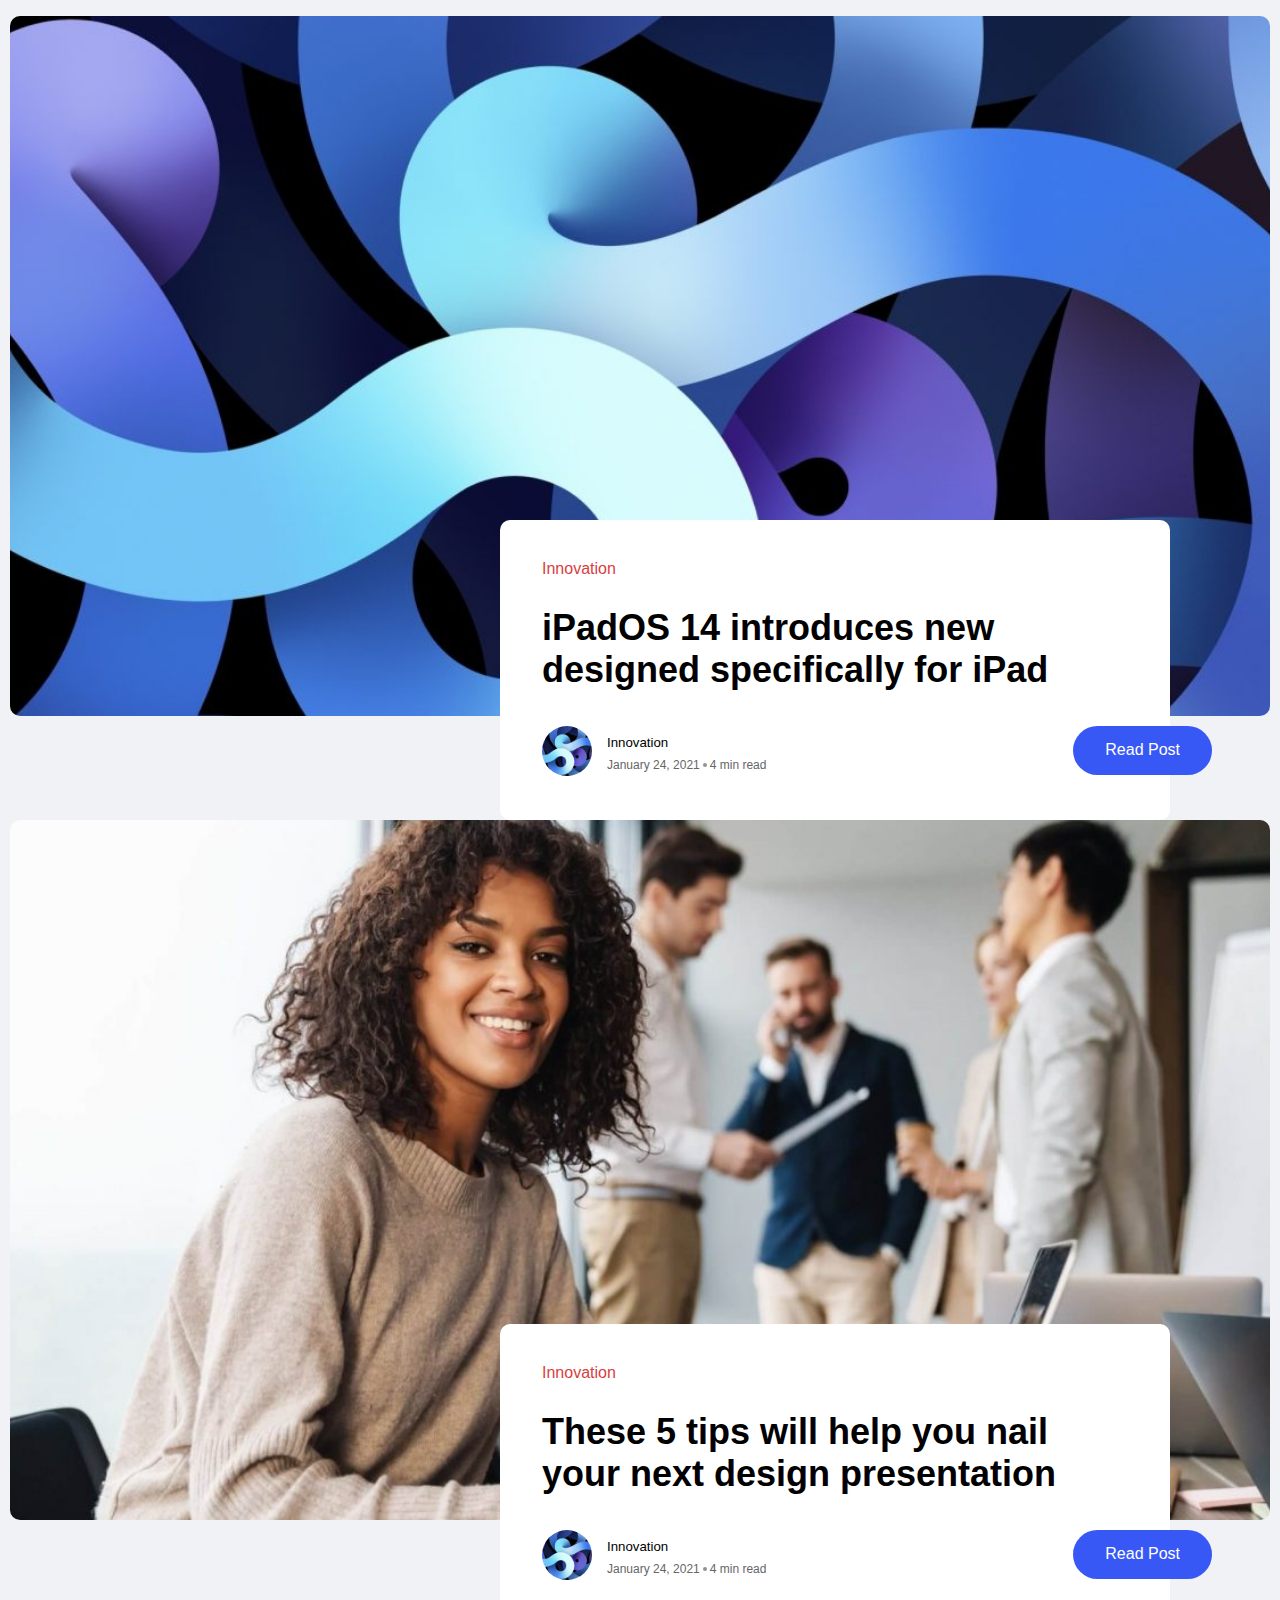
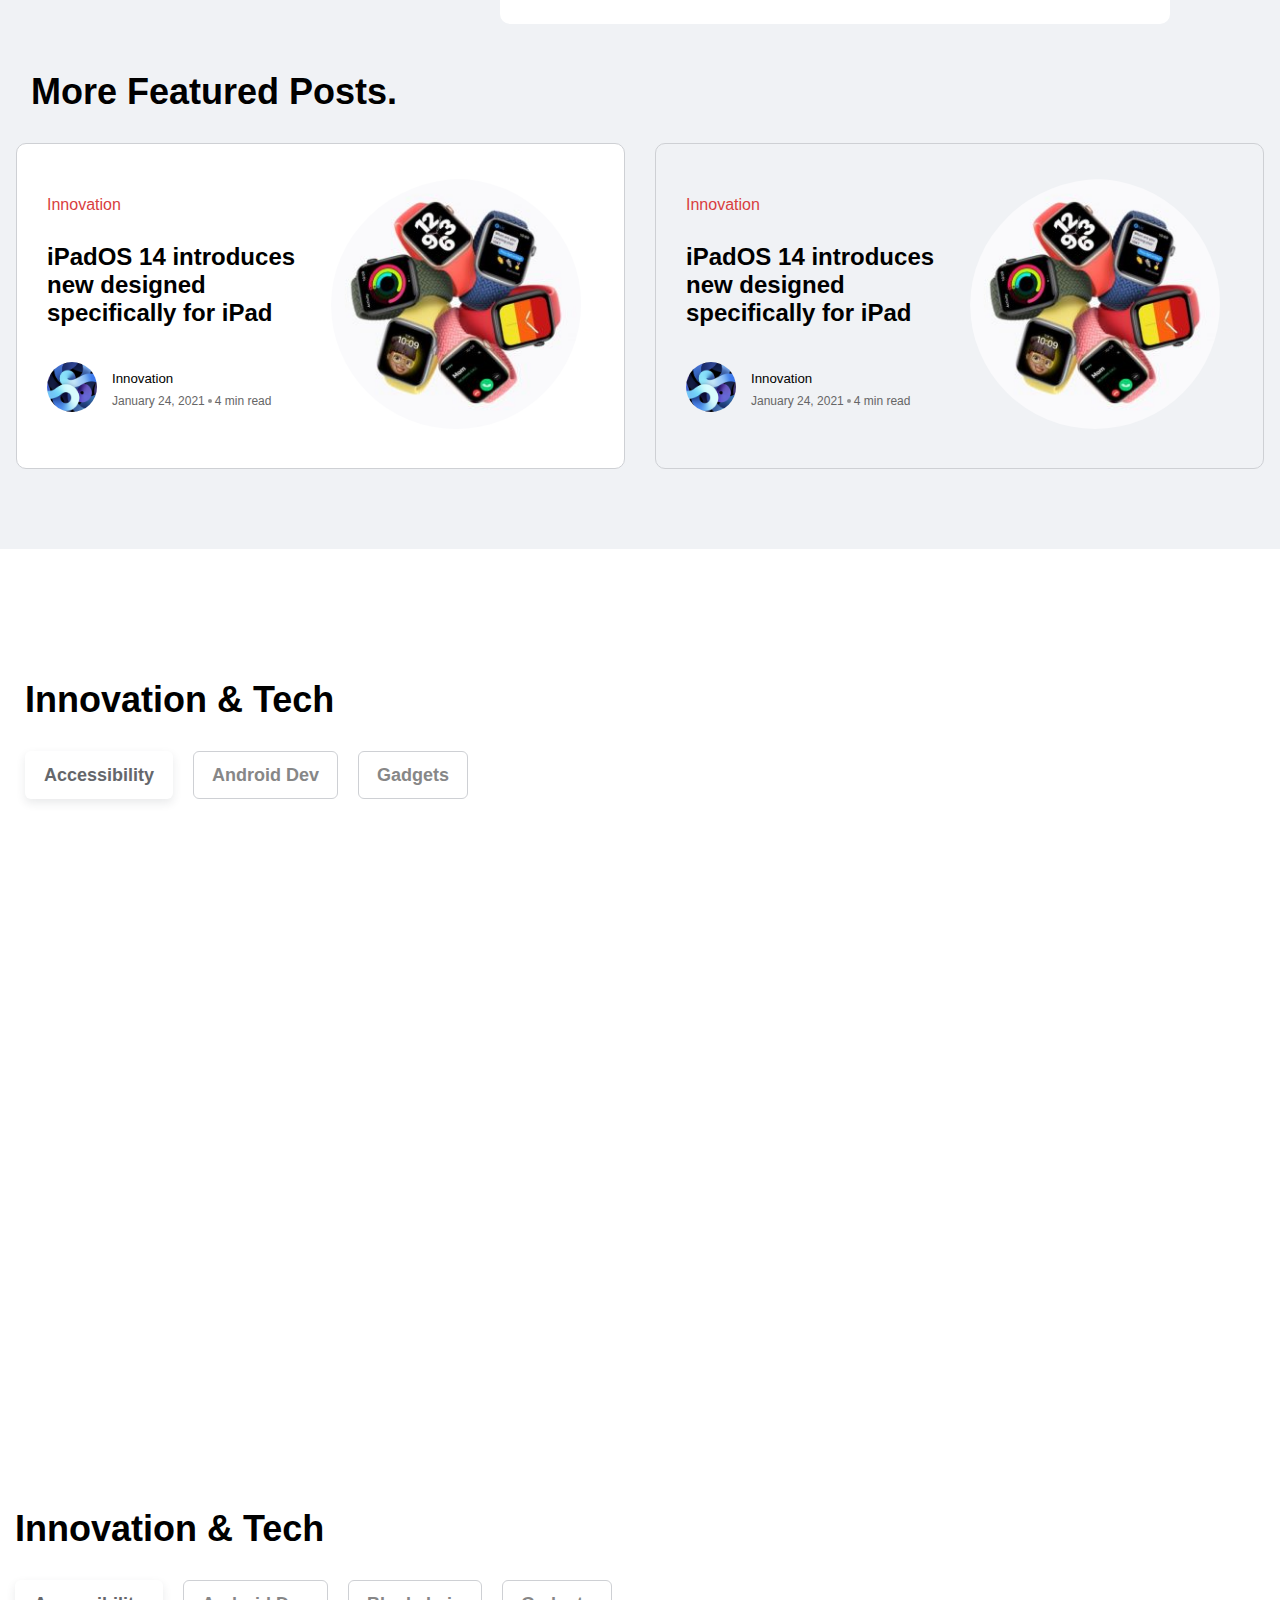
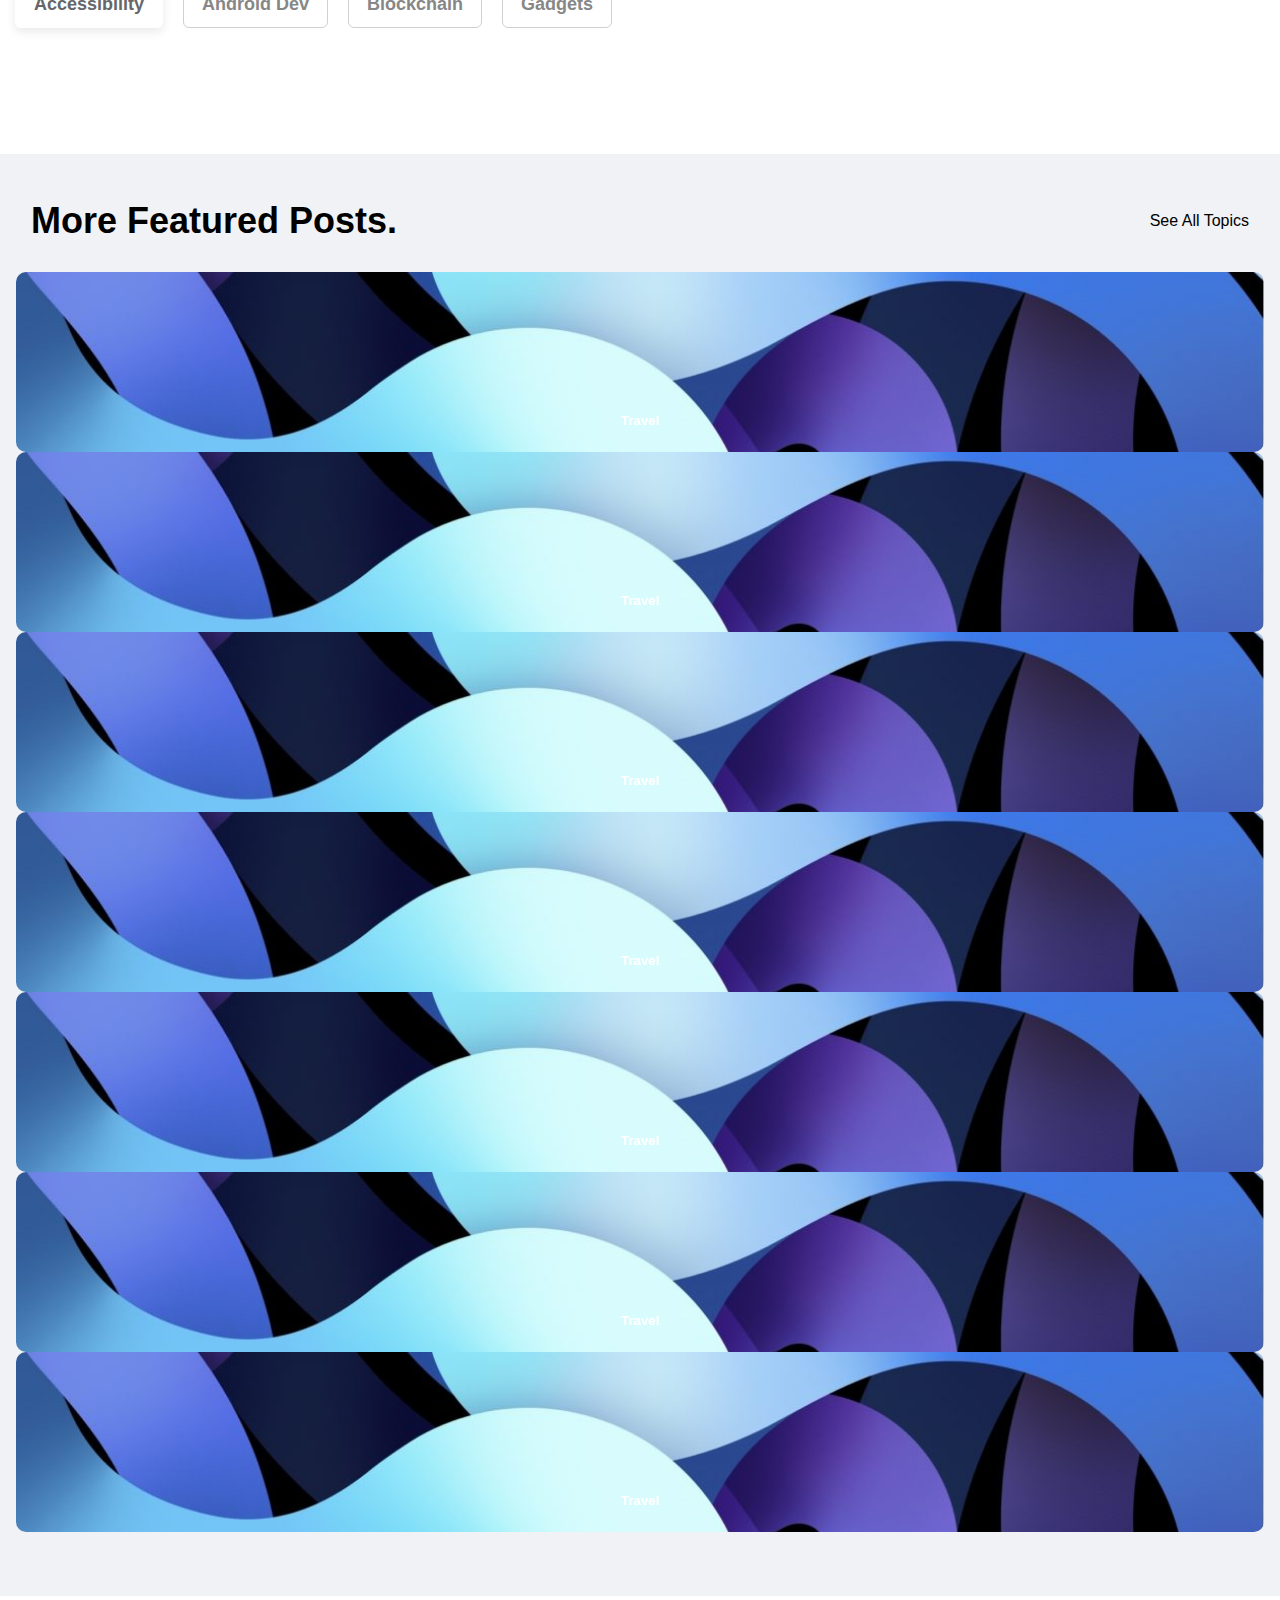
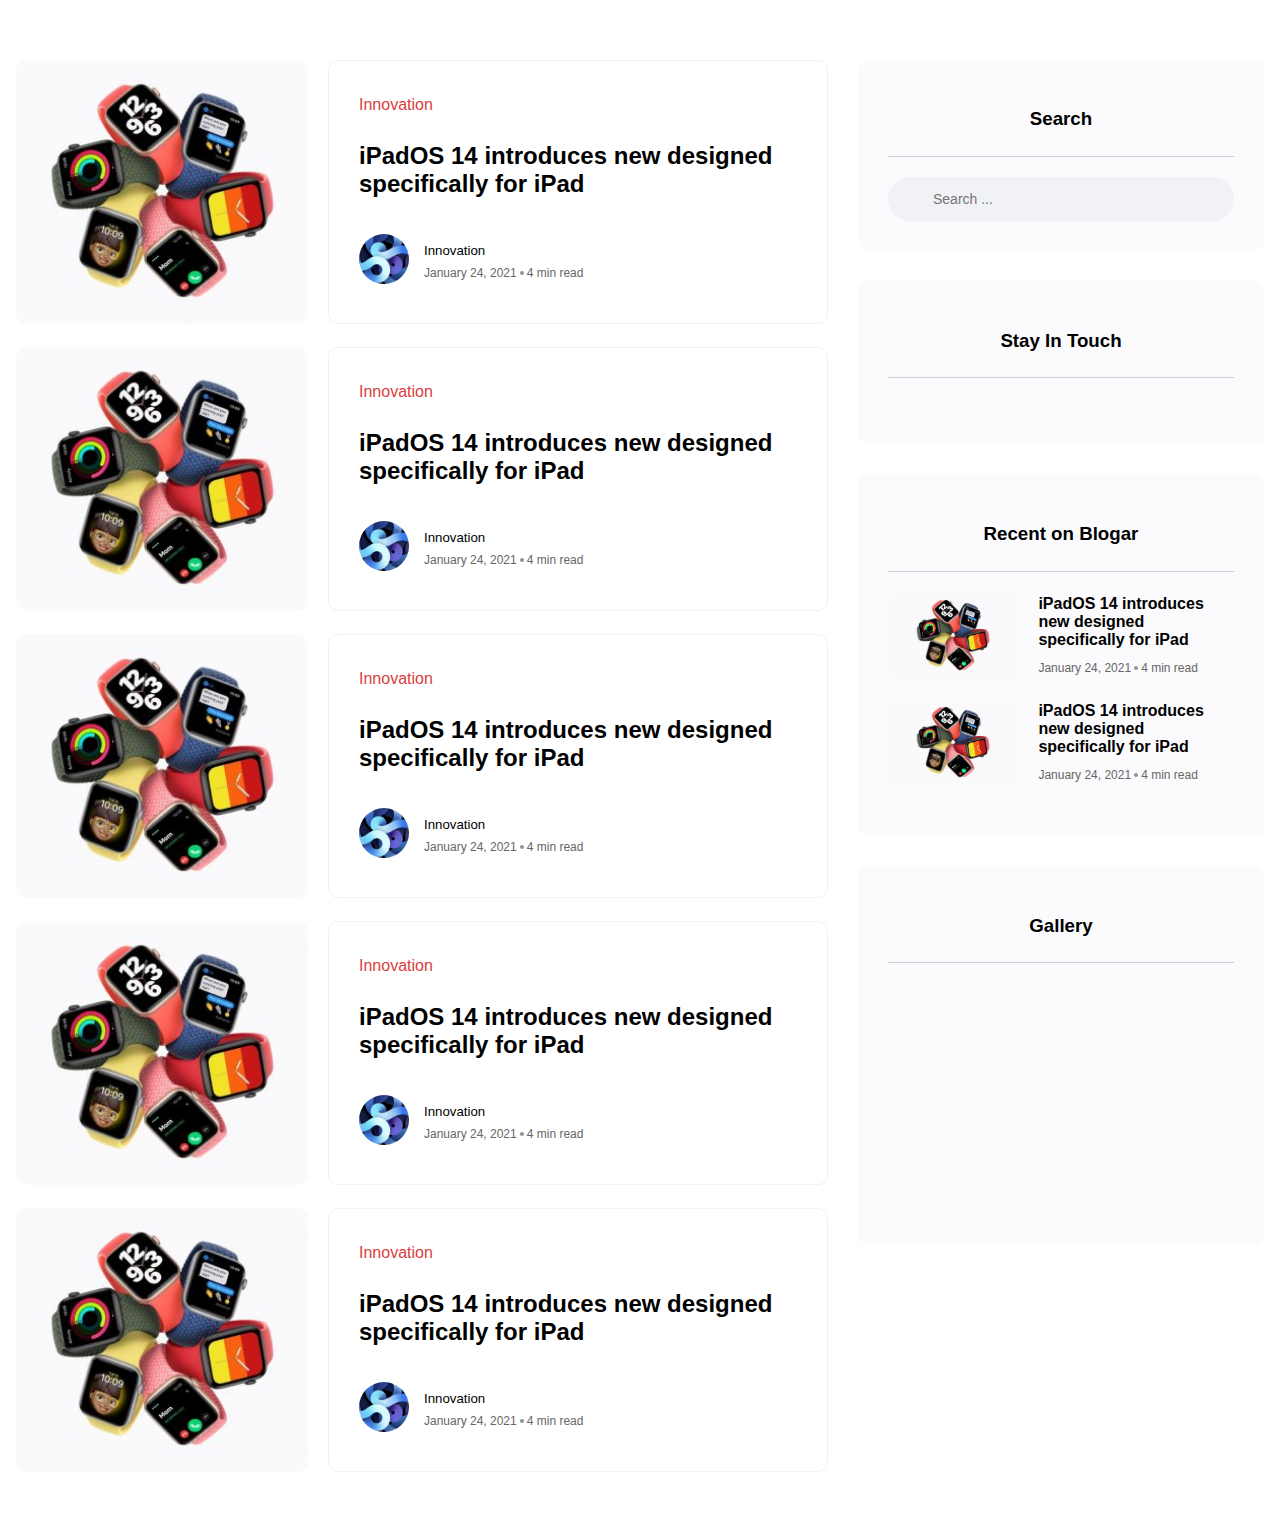
<file: instantblog_local_html/index.html>
<!DOCTYPE html>
<html lang="en">
<head>
    <meta charset="UTF-8">
    <meta http-equiv="X-UA-Compatible" content="IE=edge">
    <meta name="viewport" content="width=device-width, initial-scale=1.0">
    <title>Document</title>
    <link rel="stylesheet" type="text/css" href="assets/css/slick.css"/>
    <link rel="stylesheet" type="text/css" href="assets/css/slick-theme.css"/>
    <link rel="stylesheet" href="assets/css/style.css">
    <script
  src="https://code.jquery.com/jquery-3.6.0.js"
  integrity="sha256-H+K7U5CnXl1h5ywQfKtSj8PCmoN9aaq30gDh27Xc0jk="
  crossorigin="anonymous"></script>
  <link rel="stylesheet" href="https://cdnjs.cloudflare.com/ajax/libs/font-awesome/6.1.1/css/all.min.css" integrity="sha512-KfkfwYDsLkIlwQp6LFnl8zNdLGxu9YAA1QvwINks4PhcElQSvqcyVLLD9aMhXd13uQjoXtEKNosOWaZqXgel0g==" crossorigin="anonymous" referrerpolicy="no-referrer" />
</head>
<body>

    <!-- banner slider -->
    <section class="banner--slider-section">
        <div class="main--container">
            <div class="banner--slider--wrapper">
                <div class="banner--slider">
                    <div class="slider--content--wrapper">
                        <div class="slider--content--inner">
                            <div class="slider--thumbnail">
                                <a href="#">
                                    <img src="assets/Images/banner--slider-img.jpg" alt="">
                                </a>
                            </div>
                            <div class="slider--content">
                                <div class="post-cat-list">
                                    <a class="hover-flip-item-wrapper" href="#" tabindex="0">
                                    <span class="hover-flip-item"><span data-hover="Innovation">Innovation</span></span>
                                    </a>  
                                </div>
                                <div class="slider--main--title">
                                    <h4>
                                        <a href="#" tabindex="0">iPadOS 14 introduces new designed specifically for iPad</a>
                                    </h4>
                                </div>
                                <div class="tab--hover--meta">
                                    <div class="post--meta--data">
                                        <div class="post--meta--avtaar">
                                            <img src="assets/Images/hover--img2.jpg" alt="">
                                        </div>
                                        <div class="post--meta--content">
                                            <h5 class="post--meta--author">
                                                <div class="post-cat-list">
                                                    <a class="hover-flip-item-wrapper" href="#" tabindex="0">
                                                    <span class="hover-flip-item"><span data-hover="Innovation">Innovation</span></span>
                                                    </a>                 
                                                </div>
                                            </h5>
                                            <ul class="post--meta--list">
                                                <li class="post--meta--date">January 24, 2021</li>
                                                <li class="post--meta--time">4 min read</li>
                                            </ul>
                                        </div>
                                    </div>
                                    <div class="social--data">
                                        <ul>
                                            <li><a href="#"><i class="fa-brands fa-facebook-f"></i></a></li>
                                            <li><a href="#"><i class="fa-brands fa-linkedin-in"></i></a></li>
                                            <li><a href="#"><i class="fa-brands fa-twitter"></i></a></li>
                                            <li><a href="#"><i class="fa-solid fa-link"></i></a></li>
                                        </ul>
                                    </div>
                                    <div class="read--post--btn">
                                        <a href="#">
                                            <span class="hover-flip-item"><span data-hover="Read Post">Read Post</span></span>
                                        </a>
                                    </div>
                                </div>
                            </div>
                        </div>
                    </div>
                    <div class="slider--content--wrapper">
                        <div class="slider--content--inner">
                            <div class="slider--thumbnail">
                                <a href="#">
                                    <img src="assets/Images/banner--slider-img2.jpg" alt="">
                                </a>
                            </div>
                            <div class="slider--content">
                                <div class="post-cat-list">
                                    <a class="hover-flip-item-wrapper" href="#" tabindex="0">
                                    <span class="hover-flip-item"><span data-hover="Innovation">Innovation</span></span>
                                    </a>  
                                </div>
                                <div class="slider--main--title">
                                    <h4>
                                        <a href="#" tabindex="0">These 5 tips will help you nail your next design presentation </a>
                                    </h4>
                                </div>
                                <div class="tab--hover--meta">
                                    <div class="post--meta--data">
                                        <div class="post--meta--avtaar">
                                            <img src="assets/Images/hover--img2.jpg" alt="">
                                        </div>
                                        <div class="post--meta--content">
                                            <h5 class="post--meta--author">
                                                <div class="post-cat-list">
                                                    <a class="hover-flip-item-wrapper" href="#" tabindex="0">
                                                    <span class="hover-flip-item"><span data-hover="Innovation">Innovation</span></span>
                                                    </a>                 
                                                </div>
                                            </h5>
                                            <ul class="post--meta--list">
                                                <li class="post--meta--date">January 24, 2021</li>
                                                <li class="post--meta--time">4 min read</li>
                                            </ul>
                                        </div>
                                    </div>
                                    <div class="social--data">
                                        <ul>
                                            <li><a href="#"><i class="fa-brands fa-facebook-f"></i></a></li>
                                            <li><a href="#"><i class="fa-brands fa-linkedin-in"></i></a></li>
                                            <li><a href="#"><i class="fa-brands fa-twitter"></i></a></li>
                                            <li><a href="#"><i class="fa-solid fa-link"></i></a></li>
                                        </ul>
                                    </div>
                                    <div class="read--post--btn">
                                        <a href="#">
                                            <span class="hover-flip-item"><span data-hover="Read Post">Read Post</span></span>
                                        </a>
                                    </div>
                                </div>
                            </div>
                        </div>
                    </div>
                </div>
            </div>
        </div>
    </section>
    <!-- banner slider end -->

    <!-- Featured post -->

    <section class="featured_post banner--slider-section">
        <div class="main--container">
            <div class="main--title">
                <h2>More Featured Posts.</h2>
            </div>
            <div class="featured_post_wrapper">
                <div class="post_col active">
                                <div class="slider--content--inner">
                                <div class="ctnt-col">
                                <div class="slider--content">
                                <div class="post-cat-list">
                                <a class="hover-flip-item-wrapper" href="#" tabindex="0">
                                <span class="hover-flip-item"><span data-hover="Innovation">Innovation</span></span>
                                </a>  
                                </div>
                                <div class="slider--main--title">
                                <h4>
                                <a href="#" tabindex="0">iPadOS 14 introduces new designed specifically for iPad</a>
                                </h4>
                                </div>
                                <div class="tab--hover--meta">
                                <div class="post--meta--data">
                                <div class="post--meta--avtaar">
                                <img src="assets/Images/hover--img2.jpg" alt="">
                                </div>
                                <div class="post--meta--content">
                                <h5 class="post--meta--author">
                                <div class="post-cat-list">
                                <a class="hover-flip-item-wrapper" href="#" tabindex="0">
                                <span class="hover-flip-item"><span data-hover="Innovation">Innovation</span></span>
                                </a>                 
                                </div>
                                </h5>
                                <ul class="post--meta--list">
                                <li class="post--meta--date">January 24, 2021</li>
                                <li class="post--meta--time">4 min read</li>
                                </ul>
                                </div>
                                </div>
                                </div>
                                </div>
                                </div>
                                <div class="img-col">
                                    <a href="#" tabindex="0">
                                        <img src="assets/Images/post-column-01-390x260.jpg" alt="">
                                    </a>

                                </div>


                                </div>

                </div>
                <div class="post_col">
                    <div class="slider--content--inner">
                        <div class="ctnt-col">
                        <div class="slider--content">
                        <div class="post-cat-list">
                        <a class="hover-flip-item-wrapper" href="#" tabindex="0">
                        <span class="hover-flip-item"><span data-hover="Innovation">Innovation</span></span>
                        </a>  
                        </div>
                        <div class="slider--main--title">
                        <h4>
                        <a href="#" tabindex="0">iPadOS 14 introduces new designed specifically for iPad</a>
                        </h4>
                        </div>
                        <div class="tab--hover--meta">
                        <div class="post--meta--data">
                        <div class="post--meta--avtaar">
                        <img src="assets/Images/hover--img2.jpg" alt="">
                        </div>
                        <div class="post--meta--content">
                        <h5 class="post--meta--author">
                        <div class="post-cat-list">
                        <a class="hover-flip-item-wrapper" href="#" tabindex="0">
                        <span class="hover-flip-item"><span data-hover="Innovation">Innovation</span></span>
                        </a>                 
                        </div>
                        </h5>
                        <ul class="post--meta--list">
                        <li class="post--meta--date">January 24, 2021</li>
                        <li class="post--meta--time">4 min read</li>
                        </ul>
                        </div>
                        </div>
                        </div>
                        </div>
                        </div>
                        <div class="img-col">
                            <a href="#" tabindex="0">
                                <img src="assets/Images/post-column-01-390x260.jpg" alt="">
                            </a>

                        </div>


                        </div>




                </div>

            </div>
        </div>
    </section>

     <!-- Featured post end -->



 <!-- tab Section -->
    <section class="tab--slider">
        <div class="main--container">
            <div class="main--title">
                <h2>Innovation & Tech</h2>
            </div>

            <div class="tab--wrapper">
                <div class="tab--titles tab--slider-tab">
                    <ul>
                        <li><a data-tag="tab1" class="active--tab" href="#">Accessibility</a></li>
                        <li><a data-tag="tab2" href="#">Android Dev</a> </li>
                        <li><a data-tag="tab3" href="#">Gadgets</a></li>
                    </ul>
                </div>
                <div class="tab--slider--content">
                    <div class="tab--slider--inner">
                        <div id="tab1" class="tab--slider-tabs">
                            <div class="tab---sliders">
                                
                                <div class="slider--content--wrapper">
                                    <div class="slider-contant--main">
                                        <div class="slider-contant">
                                            <div class="slider-animate-title">
                                                <div class="post-cat-list">
                                                    <a class="hover-flip-item-wrapper" href="#" tabindex="0">
                                                    <span class="hover-flip-item"><span data-hover="Innovation">Innovation</span></span>
                                                    </a>                 
                                                </div>
                                            </div>
                                            <div class="slider--main--title">
                                                <h4>
                                                    <a href="#">Lightweight, grippable, and ready to go.</a>
                                                </h4>
                                            </div>
                                        </div>
                                        <div class="slider--img">
                                            <a href="#">
                                                <img src="assets/Images/post-column-01-390x260.jpg" alt="">
                                            </a>
                                        </div>
                                    </div>
                                </div>
                                <div class="slider--content--wrapper">
                                    <div class="slider-contant--main">
                                        <div class="slider-contant">
                                            <div class="slider-animate-title">
                                                <div class="post-cat-list">
                                                    <a class="hover-flip-item-wrapper" href="#" tabindex="0">
                                                    <span class="hover-flip-item"><span data-hover="Innovation">Innovation</span></span>
                                                    </a>                 
                                                </div>
                                            </div>
                                            <div class="slider--main--title">
                                                <h4>
                                                    <a href="#">Lightweight, grippable, and ready to go.</a>
                                                </h4>
                                            </div>
                                        </div>
                                        <div class="slider--img">
                                            <a href="#">
                                                <img src="assets/Images/post-column-01-390x260.jpg" alt="">
                                            </a>
                                        </div>
                                    </div>
                                </div>
                                <div class="slider--content--wrapper">
                                    <div class="slider-contant--main">
                                        <div class="slider-contant">
                                            <div class="slider-animate-title">
                                                <div class="post-cat-list">
                                                    <a class="hover-flip-item-wrapper" href="#" tabindex="0">
                                                    <span class="hover-flip-item"><span data-hover="Innovation">Innovation</span></span>
                                                    </a>                 
                                                </div>
                                            </div>
                                            <div class="slider--main--title">
                                                <h4>
                                                    <a href="#">Lightweight, grippable, and ready to go.</a>
                                                </h4>
                                            </div>
                                        </div>
                                        <div class="slider--img">
                                            <a href="#">
                                                <img src="assets/Images/post-column-01-390x260.jpg" alt="">
                                            </a>
                                        </div>
                                    </div>
                                </div>
                                <div class="slider--content--wrapper">
                                    <div class="slider-contant--main">
                                        <div class="slider-contant">
                                            <div class="slider-animate-title">
                                                <div class="post-cat-list">
                                                    <a class="hover-flip-item-wrapper" href="#" tabindex="0">
                                                    <span class="hover-flip-item"><span data-hover="Innovation">Innovation</span></span>
                                                    </a>                 
                                                </div>
                                            </div>
                                            <div class="slider--main--title">
                                                <h4>
                                                    <a href="#">Lightweight, grippable, and ready to go.</a>
                                                </h4>
                                            </div>
                                        </div>
                                        <div class="slider--img">
                                            <a href="#">
                                                <img src="assets/Images/post-column-01-390x260.jpg" alt="">
                                            </a>
                                        </div>
                                    </div>
                                </div>
                                
                                
                              </div>
                        </div>
                        <div id="tab2" class="tab--slider-tabs">
                            <div class="tab---sliders2">
                                
                                <div class="slider--content--wrapper">
                                    <div class="slider-contant--main">
                                        <div class="slider-contant">
                                            <div class="slider-animate-title">
                                                <div class="post-cat-list">
                                                    <a class="hover-flip-item-wrapper" href="#" tabindex="0">
                                                    <span class="hover-flip-item"><span data-hover="Innovation">Innovation</span></span>
                                                    </a>                 
                                                </div>
                                            </div>
                                            <div class="slider--main--title">
                                                <h4>
                                                    <a href="#">Lightweight, grippable, and ready to go.</a>
                                                </h4>
                                            </div>
                                        </div>
                                        <div class="slider--img">
                                            <a href="#">
                                                <img src="assets/Images/post-column-01-390x260.jpg" alt="">
                                            </a>
                                        </div>
                                    </div>
                                </div>
                                <div class="slider--content--wrapper">
                                    <div class="slider-contant--main">
                                        <div class="slider-contant">
                                            <div class="slider-animate-title">
                                                <div class="post-cat-list">
                                                    <a class="hover-flip-item-wrapper" href="#" tabindex="0">
                                                    <span class="hover-flip-item"><span data-hover="Innovation">Innovation</span></span>
                                                    </a>                 
                                                </div>
                                            </div>
                                            <div class="slider--main--title">
                                                <h4>
                                                    <a href="#">Lightweight, grippable, and ready to go.</a>
                                                </h4>
                                            </div>
                                        </div>
                                        <div class="slider--img">
                                            <a href="#">
                                                <img src="assets/Images/post-column-01-390x260.jpg" alt="">
                                            </a>
                                        </div>
                                    </div>
                                </div>
                                <div class="slider--content--wrapper">
                                    <div class="slider-contant--main">
                                        <div class="slider-contant">
                                            <div class="slider-animate-title">
                                                <div class="post-cat-list">
                                                    <a class="hover-flip-item-wrapper" href="#" tabindex="0">
                                                    <span class="hover-flip-item"><span data-hover="Innovation">Innovation</span></span>
                                                    </a>                 
                                                </div>
                                            </div>
                                            <div class="slider--main--title">
                                                <h4>
                                                    <a href="#">Lightweight, grippable, and ready to go.</a>
                                                </h4>
                                            </div>
                                        </div>
                                        <div class="slider--img">
                                            <a href="#">
                                                <img src="assets/Images/post-column-01-390x260.jpg" alt="">
                                            </a>
                                        </div>
                                    </div>
                                </div>
                                <div class="slider--content--wrapper">
                                    <div class="slider-contant--main">
                                        <div class="slider-contant">
                                            <div class="slider-animate-title">
                                                <div class="post-cat-list">
                                                    <a class="hover-flip-item-wrapper" href="#" tabindex="0">
                                                    <span class="hover-flip-item"><span data-hover="Innovation">Innovation</span></span>
                                                    </a>                 
                                                </div>
                                            </div>
                                            <div class="slider--main--title">
                                                <h4>
                                                    <a href="#">Lightweight, grippable, and ready to go.</a>
                                                </h4>
                                            </div>
                                        </div>
                                        <div class="slider--img">
                                            <a href="#">
                                                <img src="assets/Images/post-column-01-390x260.jpg" alt="">
                                            </a>
                                        </div>
                                    </div>
                                </div>
                                
                                
                              </div>
                        </div>
                        <div id="tab3" class="tab--slider-tabs">
                            <div class="tab---sliders3">
                                
                                <div class="slider--content--wrapper">
                                    <div class="slider-contant--main">
                                        <div class="slider-contant">
                                            <div class="slider-animate-title">
                                                <div class="post-cat-list">
                                                    <a class="hover-flip-item-wrapper" href="#" tabindex="0">
                                                    <span class="hover-flip-item"><span data-hover="Innovation">Innovation</span></span>
                                                    </a>                 
                                                </div>
                                            </div>
                                            <div class="slider--main--title">
                                                <h4>
                                                    <a href="#">Lightweight, grippable, and ready to go.</a>
                                                </h4>
                                            </div>
                                        </div>
                                        <div class="slider--img">
                                            <a href="#">
                                                <img src="assets/Images/post-column-01-390x260.jpg" alt="">
                                            </a>
                                        </div>
                                    </div>
                                </div>
                                <div class="slider--content--wrapper">
                                    <div class="slider-contant--main">
                                        <div class="slider-contant">
                                            <div class="slider-animate-title">
                                                <div class="post-cat-list">
                                                    <a class="hover-flip-item-wrapper" href="#" tabindex="0">
                                                    <span class="hover-flip-item"><span data-hover="Innovation">Innovation</span></span>
                                                    </a>                 
                                                </div>
                                            </div>
                                            <div class="slider--main--title">
                                                <h4>
                                                    <a href="#">Lightweight, grippable, and ready to go.</a>
                                                </h4>
                                            </div>
                                        </div>
                                        <div class="slider--img">
                                            <a href="#">
                                                <img src="assets/Images/post-column-01-390x260.jpg" alt="">
                                            </a>
                                        </div>
                                    </div>
                                </div>
                                <div class="slider--content--wrapper">
                                    <div class="slider-contant--main">
                                        <div class="slider-contant">
                                            <div class="slider-animate-title">
                                                <div class="post-cat-list">
                                                    <a class="hover-flip-item-wrapper" href="#" tabindex="0">
                                                    <span class="hover-flip-item"><span data-hover="Innovation">Innovation</span></span>
                                                    </a>                 
                                                </div>
                                            </div>
                                            <div class="slider--main--title">
                                                <h4>
                                                    <a href="#">Lightweight, grippable, and ready to go.</a>
                                                </h4>
                                            </div>
                                        </div>
                                        <div class="slider--img">
                                            <a href="#">
                                                <img src="assets/Images/post-column-01-390x260.jpg" alt="">
                                            </a>
                                        </div>
                                    </div>
                                </div>
                                <div class="slider--content--wrapper">
                                    <div class="slider-contant--main">
                                        <div class="slider-contant">
                                            <div class="slider-animate-title">
                                                <div class="post-cat-list">
                                                    <a class="hover-flip-item-wrapper" href="#" tabindex="0">
                                                    <span class="hover-flip-item"><span data-hover="Innovation">Innovation</span></span>
                                                    </a>                 
                                                </div>
                                            </div>
                                            <div class="slider--main--title">
                                                <h4>
                                                    <a href="#">Lightweight, grippable, and ready to go.</a>
                                                </h4>
                                            </div>
                                        </div>
                                        <div class="slider--img">
                                            <a href="#">
                                                <img src="assets/Images/post-column-01-390x260.jpg" alt="">
                                            </a>
                                        </div>
                                    </div>
                                </div>
                                
                                
                              </div>
                        </div>
                    </div>
                </div>
            </div>
        </div>
    </section>


    <!-- hover img section -->
    <section class="most--populer">
        <div class="main--container">
            <div class="main--title">
                <h2>Innovation & Tech</h2>
            </div>

            <div class="tab--wrapper">
                <div class="tab--titles tab--hover---title">
                    <ul>
                        <li><a data-tag="tab4" class="active--tab" href="#">Accessibility</a></li>
                        <li><a data-tag="tab5" href="#">Android Dev</a> </li>
                        <li><a data-tag="tab6" href="#">Blockchain</a></li>
                        <li><a data-tag="tab7" href="#">Gadgets</a></li>
                    </ul>
                </div>
                <div class="tab--slider--content">
                    <div class="tab--slider--inner">
                        <div id="tab4" class="tab--hover-section">
                            <div class="tab--hover--wrapper">
                                <div class="tab--hover--inner">
                                    <div class="order--list">
                                        <span>01</span>
                                    </div>
                                    <div class="tab--hover--data">
                                        <div class="post-cat-list">
                                            <a class="hover-flip-item-wrapper" href="#" tabindex="0">
                                            <span class="hover-flip-item"><span data-hover="Innovation">Innovation</span></span>
                                            </a>  
                                            <span>,</span>               
                                            <a class="hover-flip-item-wrapper" href="#" tabindex="0">
                                            <span class="hover-flip-item"><span data-hover="Innovation">Innovation</span></span>
                                            </a>                 
                                        </div>
                                        <h3><a href="#">Lightweight, grippable, and ready to go.</a></h3>
                                        <div class="tab--hover--meta">
                                            <div class="post--meta--data">
                                                <h5 class="post--meta--author">
                                                    <div class="post-cat-list">
                                                        <a class="hover-flip-item-wrapper" href="#" tabindex="0">
                                                        <span class="hover-flip-item"><span data-hover="Innovation">Innovation</span></span>
                                                        </a>                 
                                                                       
                                                    </div>
                                                </h5>
                                                <ul class="post--meta--list">
                                                    <li class="post--meta--date">January 24, 2021</li>
                                                    <li class="post--meta--time">4 min read</li>
                                                </ul>
                                            </div>
                                            <div class="social--data">
                                                <ul>
                                                    <li><a href="#"><i class="fa-brands fa-facebook-f"></i></a></li>
                                                    <li><a href="#"><i class="fa-brands fa-linkedin-in"></i></a></li>
                                                    <li><a href="#"><i class="fa-brands fa-twitter"></i></a></li>
                                                    <li><a href="#"><i class="fa-solid fa-link"></i></a></li>
                                                </ul>
                                            </div>
                                        </div>

                                    </div>
                                </div>
                                <div class="tab--hover-thumbnil">
                                    <a href="#">
                                        <img src="assets/Images/hover--img1.jpg" alt="">
                                    </a>
                                </div>
                            </div>
                            <div class="tab--hover--wrapper">
                                <div class="tab--hover--inner">
                                    <div class="order--list">
                                        <span>02</span>
                                    </div>
                                    <div class="tab--hover--data">
                                        <div class="post-cat-list">
                                            <a class="hover-flip-item-wrapper" href="#" tabindex="0">
                                            <span class="hover-flip-item"><span data-hover="Innovation">Innovation</span></span>
                                            </a>  
                                            <span>,</span>               
                                            <a class="hover-flip-item-wrapper" href="#" tabindex="0">
                                            <span class="hover-flip-item"><span data-hover="Innovation">Innovation</span></span>
                                            </a>                 
                                        </div>
                                        <h3><a href="#">Lightweight, grippable, and ready to go.</a></h3>
                                        <div class="tab--hover--meta">
                                            <div class="post--meta--data">
                                                <h5 class="post--meta--author">
                                                    <div class="post-cat-list">
                                                        <a class="hover-flip-item-wrapper" href="#" tabindex="0">
                                                        <span class="hover-flip-item"><span data-hover="Innovation">Innovation</span></span>
                                                        </a>                 
                                                                       
                                                    </div>
                                                </h5>
                                                <ul class="post--meta--list">
                                                    <li class="post--meta--date">January 24, 2021</li>
                                                    <li class="post--meta--time">4 min read</li>
                                                </ul>
                                            </div>
                                            <div class="social--data">
                                                <ul>
                                                    <li><a href="#"><i class="fa-brands fa-facebook-f"></i></a></li>
                                                    <li><a href="#"><i class="fa-brands fa-linkedin-in"></i></a></li>
                                                    <li><a href="#"><i class="fa-brands fa-twitter"></i></a></li>
                                                    <li><a href="#"><i class="fa-solid fa-link"></i></a></li>
                                                </ul>
                                            </div>
                                        </div>

                                    </div>
                                </div>
                                <div class="tab--hover-thumbnil">
                                    <a href="#">
                                        <img src="assets/Images/hover--img2.jpg" alt="">
                                    </a>
                                </div>
                            </div>
                            <div class="tab--hover--wrapper">
                                <div class="tab--hover--inner">
                                    <div class="order--list">
                                        <span>03</span>
                                    </div>
                                    <div class="tab--hover--data">
                                        <div class="post-cat-list">
                                            <a class="hover-flip-item-wrapper" href="#" tabindex="0">
                                            <span class="hover-flip-item"><span data-hover="Innovation">Innovation</span></span>
                                            </a>  
                                            <span>,</span>               
                                            <a class="hover-flip-item-wrapper" href="#" tabindex="0">
                                            <span class="hover-flip-item"><span data-hover="Innovation">Innovation</span></span>
                                            </a>                 
                                        </div>
                                        <h3><a href="#">Lightweight, grippable, and ready to go.</a></h3>
                                        <div class="tab--hover--meta">
                                            <div class="post--meta--data">
                                                <h5 class="post--meta--author">
                                                    <div class="post-cat-list">
                                                        <a class="hover-flip-item-wrapper" href="#" tabindex="0">
                                                        <span class="hover-flip-item"><span data-hover="Innovation">Innovation</span></span>
                                                        </a>                 
                                                                       
                                                    </div>
                                                </h5>
                                                <ul class="post--meta--list">
                                                    <li class="post--meta--date">January 24, 2021</li>
                                                    <li class="post--meta--time">4 min read</li>
                                                </ul>
                                            </div>
                                            <div class="social--data">
                                                <ul>
                                                    <li><a href="#"><i class="fa-brands fa-facebook-f"></i></a></li>
                                                    <li><a href="#"><i class="fa-brands fa-linkedin-in"></i></a></li>
                                                    <li><a href="#"><i class="fa-brands fa-twitter"></i></a></li>
                                                    <li><a href="#"><i class="fa-solid fa-link"></i></a></li>
                                                </ul>
                                            </div>
                                        </div>

                                    </div>
                                </div>
                                <div class="tab--hover-thumbnil">
                                    <a href="#">
                                        <img src="assets/Images/hover--img3.jpg" alt="">
                                    </a>
                                </div>
                            </div>
                            <div class="tab--hover--wrapper">
                                <div class="tab--hover--inner">
                                    <div class="order--list">
                                        <span>04</span>
                                    </div>
                                    <div class="tab--hover--data">
                                        <div class="post-cat-list">
                                            <a class="hover-flip-item-wrapper" href="#" tabindex="0">
                                            <span class="hover-flip-item"><span data-hover="Innovation">Innovation</span></span>
                                            </a>  
                                            <span>,</span>               
                                            <a class="hover-flip-item-wrapper" href="#" tabindex="0">
                                            <span class="hover-flip-item"><span data-hover="Innovation">Innovation</span></span>
                                            </a>                 
                                        </div>
                                        <h3><a href="#">Lightweight, grippable, and ready to go.</a></h3>
                                        <div class="tab--hover--meta">
                                            <div class="post--meta--data">
                                                <h5 class="post--meta--author">
                                                    <div class="post-cat-list">
                                                        <a class="hover-flip-item-wrapper" href="#" tabindex="0">
                                                        <span class="hover-flip-item"><span data-hover="Innovation">Innovation</span></span>
                                                        </a>                 
                                                                       
                                                    </div>
                                                </h5>
                                                <ul class="post--meta--list">
                                                    <li class="post--meta--date">January 24, 2021</li>
                                                    <li class="post--meta--time">4 min read</li>
                                                </ul>
                                            </div>
                                            <div class="social--data">
                                                <ul>
                                                    <li><a href="#"><i class="fa-brands fa-facebook-f"></i></a></li>
                                                    <li><a href="#"><i class="fa-brands fa-linkedin-in"></i></a></li>
                                                    <li><a href="#"><i class="fa-brands fa-twitter"></i></a></li>
                                                    <li><a href="#"><i class="fa-solid fa-link"></i></a></li>
                                                </ul>
                                            </div>
                                        </div>

                                    </div>
                                </div>
                                <div class="tab--hover-thumbnil">
                                    <a href="#">
                                        <img src="assets/Images/hover--img4.jpg" alt="">
                                    </a>
                                </div>
                            </div>
                        </div>
                        <div id="tab5" class="tab--hover-section">
                            <div class="tab--hover--wrapper">
                                <div class="tab--hover--inner">
                                    <div class="order--list">
                                        <span>01</span>
                                    </div>
                                    <div class="tab--hover--data">
                                        <div class="post-cat-list">
                                            <a class="hover-flip-item-wrapper" href="#" tabindex="0">
                                            <span class="hover-flip-item"><span data-hover="Innovation">Innovation</span></span>
                                            </a>  
                                            <span>,</span>               
                                            <a class="hover-flip-item-wrapper" href="#" tabindex="0">
                                            <span class="hover-flip-item"><span data-hover="Innovation">Innovation</span></span>
                                            </a>                 
                                        </div>
                                        <h3><a href="#">Lightweight, grippable, and ready to go.</a></h3>
                                        <div class="tab--hover--meta">
                                            <div class="post--meta--data">
                                                <h5 class="post--meta--author">
                                                    <div class="post-cat-list">
                                                        <a class="hover-flip-item-wrapper" href="#" tabindex="0">
                                                        <span class="hover-flip-item"><span data-hover="Innovation">Innovation</span></span>
                                                        </a>                 
                                                                       
                                                    </div>
                                                </h5>
                                                <ul class="post--meta--list">
                                                    <li class="post--meta--date">January 24, 2021</li>
                                                    <li class="post--meta--time">4 min read</li>
                                                </ul>
                                            </div>
                                            <div class="social--data">
                                                <ul>
                                                    <li><a href="#"><i class="fa-brands fa-facebook-f"></i></a></li>
                                                    <li><a href="#"><i class="fa-brands fa-linkedin-in"></i></a></li>
                                                    <li><a href="#"><i class="fa-brands fa-twitter"></i></a></li>
                                                    <li><a href="#"><i class="fa-solid fa-link"></i></a></li>
                                                </ul>
                                            </div>
                                        </div>

                                    </div>
                                </div>
                                <div class="tab--hover-thumbnil">
                                    <a href="#">
                                        <img src="assets/Images/hover--img1.jpg" alt="">
                                    </a>
                                </div>
                            </div>
                            <div class="tab--hover--wrapper">
                                <div class="tab--hover--inner">
                                    <div class="order--list">
                                        <span>02</span>
                                    </div>
                                    <div class="tab--hover--data">
                                        <div class="post-cat-list">
                                            <a class="hover-flip-item-wrapper" href="#" tabindex="0">
                                            <span class="hover-flip-item"><span data-hover="Innovation">Innovation</span></span>
                                            </a>  
                                            <span>,</span>               
                                            <a class="hover-flip-item-wrapper" href="#" tabindex="0">
                                            <span class="hover-flip-item"><span data-hover="Innovation">Innovation</span></span>
                                            </a>                 
                                        </div>
                                        <h3><a href="#">Lightweight, grippable, and ready to go.</a></h3>
                                        <div class="tab--hover--meta">
                                            <div class="post--meta--data">
                                                <h5 class="post--meta--author">
                                                    <div class="post-cat-list">
                                                        <a class="hover-flip-item-wrapper" href="#" tabindex="0">
                                                        <span class="hover-flip-item"><span data-hover="Innovation">Innovation</span></span>
                                                        </a>                 
                                                                       
                                                    </div>
                                                </h5>
                                                <ul class="post--meta--list">
                                                    <li class="post--meta--date">January 24, 2021</li>
                                                    <li class="post--meta--time">4 min read</li>
                                                </ul>
                                            </div>
                                            <div class="social--data">
                                                <ul>
                                                    <li><a href="#"><i class="fa-brands fa-facebook-f"></i></a></li>
                                                    <li><a href="#"><i class="fa-brands fa-linkedin-in"></i></a></li>
                                                    <li><a href="#"><i class="fa-brands fa-twitter"></i></a></li>
                                                    <li><a href="#"><i class="fa-solid fa-link"></i></a></li>
                                                </ul>
                                            </div>
                                        </div>

                                    </div>
                                </div>
                                <div class="tab--hover-thumbnil">
                                    <a href="#">
                                        <img src="assets/Images/hover--img2.jpg" alt="">
                                    </a>
                                </div>
                            </div>
                            <div class="tab--hover--wrapper">
                                <div class="tab--hover--inner">
                                    <div class="order--list">
                                        <span>03</span>
                                    </div>
                                    <div class="tab--hover--data">
                                        <div class="post-cat-list">
                                            <a class="hover-flip-item-wrapper" href="#" tabindex="0">
                                            <span class="hover-flip-item"><span data-hover="Innovation">Innovation</span></span>
                                            </a>  
                                            <span>,</span>               
                                            <a class="hover-flip-item-wrapper" href="#" tabindex="0">
                                            <span class="hover-flip-item"><span data-hover="Innovation">Innovation</span></span>
                                            </a>                 
                                        </div>
                                        <h3><a href="#">Lightweight, grippable, and ready to go.</a></h3>
                                        <div class="tab--hover--meta">
                                            <div class="post--meta--data">
                                                <h5 class="post--meta--author">
                                                    <div class="post-cat-list">
                                                        <a class="hover-flip-item-wrapper" href="#" tabindex="0">
                                                        <span class="hover-flip-item"><span data-hover="Innovation">Innovation</span></span>
                                                        </a>                 
                                                                       
                                                    </div>
                                                </h5>
                                                <ul class="post--meta--list">
                                                    <li class="post--meta--date">January 24, 2021</li>
                                                    <li class="post--meta--time">4 min read</li>
                                                </ul>
                                            </div>
                                            <div class="social--data">
                                                <ul>
                                                    <li><a href="#"><i class="fa-brands fa-facebook-f"></i></a></li>
                                                    <li><a href="#"><i class="fa-brands fa-linkedin-in"></i></a></li>
                                                    <li><a href="#"><i class="fa-brands fa-twitter"></i></a></li>
                                                    <li><a href="#"><i class="fa-solid fa-link"></i></a></li>
                                                </ul>
                                            </div>
                                        </div>

                                    </div>
                                </div>
                                <div class="tab--hover-thumbnil">
                                    <a href="#">
                                        <img src="assets/Images/hover--img3.jpg" alt="">
                                    </a>
                                </div>
                            </div>
                            <div class="tab--hover--wrapper">
                                <div class="tab--hover--inner">
                                    <div class="order--list">
                                        <span>04</span>
                                    </div>
                                    <div class="tab--hover--data">
                                        <div class="post-cat-list">
                                            <a class="hover-flip-item-wrapper" href="#" tabindex="0">
                                            <span class="hover-flip-item"><span data-hover="Innovation">Innovation</span></span>
                                            </a>  
                                            <span>,</span>               
                                            <a class="hover-flip-item-wrapper" href="#" tabindex="0">
                                            <span class="hover-flip-item"><span data-hover="Innovation">Innovation</span></span>
                                            </a>                 
                                        </div>
                                        <h3><a href="#">Lightweight, grippable, and ready to go.</a></h3>
                                        <div class="tab--hover--meta">
                                            <div class="post--meta--data">
                                                <h5 class="post--meta--author">
                                                    <div class="post-cat-list">
                                                        <a class="hover-flip-item-wrapper" href="#" tabindex="0">
                                                        <span class="hover-flip-item"><span data-hover="Innovation">Innovation</span></span>
                                                        </a>                 
                                                                       
                                                    </div>
                                                </h5>
                                                <ul class="post--meta--list">
                                                    <li class="post--meta--date">January 24, 2021</li>
                                                    <li class="post--meta--time">4 min read</li>
                                                </ul>
                                            </div>
                                            <div class="social--data">
                                                <ul>
                                                    <li><a href="#"><i class="fa-brands fa-facebook-f"></i></a></li>
                                                    <li><a href="#"><i class="fa-brands fa-linkedin-in"></i></a></li>
                                                    <li><a href="#"><i class="fa-brands fa-twitter"></i></a></li>
                                                    <li><a href="#"><i class="fa-solid fa-link"></i></a></li>
                                                </ul>
                                            </div>
                                        </div>

                                    </div>
                                </div>
                                <div class="tab--hover-thumbnil">
                                    <a href="#">
                                        <img src="assets/Images/hover--img4.jpg" alt="">
                                    </a>
                                </div>
                            </div>
                        </div>
                        <div id="tab6" class="tab--hover-section">
                            <div class="tab--hover--wrapper">
                                <div class="tab--hover--inner">
                                    <div class="order--list">
                                        <span>01</span>
                                    </div>
                                    <div class="tab--hover--data">
                                        <div class="post-cat-list">
                                            <a class="hover-flip-item-wrapper" href="#" tabindex="0">
                                            <span class="hover-flip-item"><span data-hover="Innovation">Innovation</span></span>
                                            </a>  
                                            <span>,</span>               
                                            <a class="hover-flip-item-wrapper" href="#" tabindex="0">
                                            <span class="hover-flip-item"><span data-hover="Innovation">Innovation</span></span>
                                            </a>                 
                                        </div>
                                        <h3><a href="#">Lightweight, grippable, and ready to go.</a></h3>
                                        <div class="tab--hover--meta">
                                            <div class="post--meta--data">
                                                <h5 class="post--meta--author">
                                                    <div class="post-cat-list">
                                                        <a class="hover-flip-item-wrapper" href="#" tabindex="0">
                                                        <span class="hover-flip-item"><span data-hover="Innovation">Innovation</span></span>
                                                        </a>                 
                                                                       
                                                    </div>
                                                </h5>
                                                <ul class="post--meta--list">
                                                    <li class="post--meta--date">January 24, 2021</li>
                                                    <li class="post--meta--time">4 min read</li>
                                                </ul>
                                            </div>
                                            <div class="social--data">
                                                <ul>
                                                    <li><a href="#"><i class="fa-brands fa-facebook-f"></i></a></li>
                                                    <li><a href="#"><i class="fa-brands fa-linkedin-in"></i></a></li>
                                                    <li><a href="#"><i class="fa-brands fa-twitter"></i></a></li>
                                                    <li><a href="#"><i class="fa-solid fa-link"></i></a></li>
                                                </ul>
                                            </div>
                                        </div>

                                    </div>
                                </div>
                                <div class="tab--hover-thumbnil">
                                    <a href="#">
                                        <img src="assets/Images/hover--img1.jpg" alt="">
                                    </a>
                                </div>
                            </div>
                            <div class="tab--hover--wrapper">
                                <div class="tab--hover--inner">
                                    <div class="order--list">
                                        <span>02</span>
                                    </div>
                                    <div class="tab--hover--data">
                                        <div class="post-cat-list">
                                            <a class="hover-flip-item-wrapper" href="#" tabindex="0">
                                            <span class="hover-flip-item"><span data-hover="Innovation">Innovation</span></span>
                                            </a>  
                                            <span>,</span>               
                                            <a class="hover-flip-item-wrapper" href="#" tabindex="0">
                                            <span class="hover-flip-item"><span data-hover="Innovation">Innovation</span></span>
                                            </a>                 
                                        </div>
                                        <h3><a href="#">Lightweight, grippable, and ready to go.</a></h3>
                                        <div class="tab--hover--meta">
                                            <div class="post--meta--data">
                                                <h5 class="post--meta--author">
                                                    <div class="post-cat-list">
                                                        <a class="hover-flip-item-wrapper" href="#" tabindex="0">
                                                        <span class="hover-flip-item"><span data-hover="Innovation">Innovation</span></span>
                                                        </a>                 
                                                                       
                                                    </div>
                                                </h5>
                                                <ul class="post--meta--list">
                                                    <li class="post--meta--date">January 24, 2021</li>
                                                    <li class="post--meta--time">4 min read</li>
                                                </ul>
                                            </div>
                                            <div class="social--data">
                                                <ul>
                                                    <li><a href="#"><i class="fa-brands fa-facebook-f"></i></a></li>
                                                    <li><a href="#"><i class="fa-brands fa-linkedin-in"></i></a></li>
                                                    <li><a href="#"><i class="fa-brands fa-twitter"></i></a></li>
                                                    <li><a href="#"><i class="fa-solid fa-link"></i></a></li>
                                                </ul>
                                            </div>
                                        </div>

                                    </div>
                                </div>
                                <div class="tab--hover-thumbnil">
                                    <a href="#">
                                        <img src="assets/Images/hover--img2.jpg" alt="">
                                    </a>
                                </div>
                            </div>
                            <div class="tab--hover--wrapper">
                                <div class="tab--hover--inner">
                                    <div class="order--list">
                                        <span>03</span>
                                    </div>
                                    <div class="tab--hover--data">
                                        <div class="post-cat-list">
                                            <a class="hover-flip-item-wrapper" href="#" tabindex="0">
                                            <span class="hover-flip-item"><span data-hover="Innovation">Innovation</span></span>
                                            </a>  
                                            <span>,</span>               
                                            <a class="hover-flip-item-wrapper" href="#" tabindex="0">
                                            <span class="hover-flip-item"><span data-hover="Innovation">Innovation</span></span>
                                            </a>                 
                                        </div>
                                        <h3><a href="#">Lightweight, grippable, and ready to go.</a></h3>
                                        <div class="tab--hover--meta">
                                            <div class="post--meta--data">
                                                <h5 class="post--meta--author">
                                                    <div class="post-cat-list">
                                                        <a class="hover-flip-item-wrapper" href="#" tabindex="0">
                                                        <span class="hover-flip-item"><span data-hover="Innovation">Innovation</span></span>
                                                        </a>                 
                                                                       
                                                    </div>
                                                </h5>
                                                <ul class="post--meta--list">
                                                    <li class="post--meta--date">January 24, 2021</li>
                                                    <li class="post--meta--time">4 min read</li>
                                                </ul>
                                            </div>
                                            <div class="social--data">
                                                <ul>
                                                    <li><a href="#"><i class="fa-brands fa-facebook-f"></i></a></li>
                                                    <li><a href="#"><i class="fa-brands fa-linkedin-in"></i></a></li>
                                                    <li><a href="#"><i class="fa-brands fa-twitter"></i></a></li>
                                                    <li><a href="#"><i class="fa-solid fa-link"></i></a></li>
                                                </ul>
                                            </div>
                                        </div>

                                    </div>
                                </div>
                                <div class="tab--hover-thumbnil">
                                    <a href="#">
                                        <img src="assets/Images/hover--img3.jpg" alt="">
                                    </a>
                                </div>
                            </div>
                            <div class="tab--hover--wrapper">
                                <div class="tab--hover--inner">
                                    <div class="order--list">
                                        <span>04</span>
                                    </div>
                                    <div class="tab--hover--data">
                                        <div class="post-cat-list">
                                            <a class="hover-flip-item-wrapper" href="#" tabindex="0">
                                            <span class="hover-flip-item"><span data-hover="Innovation">Innovation</span></span>
                                            </a>  
                                            <span>,</span>               
                                            <a class="hover-flip-item-wrapper" href="#" tabindex="0">
                                            <span class="hover-flip-item"><span data-hover="Innovation">Innovation</span></span>
                                            </a>                 
                                        </div>
                                        <h3><a href="#">Lightweight, grippable, and ready to go.</a></h3>
                                        <div class="tab--hover--meta">
                                            <div class="post--meta--data">
                                                <h5 class="post--meta--author">
                                                    <div class="post-cat-list">
                                                        <a class="hover-flip-item-wrapper" href="#" tabindex="0">
                                                        <span class="hover-flip-item"><span data-hover="Innovation">Innovation</span></span>
                                                        </a>                 
                                                                       
                                                    </div>
                                                </h5>
                                                <ul class="post--meta--list">
                                                    <li class="post--meta--date">January 24, 2021</li>
                                                    <li class="post--meta--time">4 min read</li>
                                                </ul>
                                            </div>
                                            <div class="social--data">
                                                <ul>
                                                    <li><a href="#"><i class="fa-brands fa-facebook-f"></i></a></li>
                                                    <li><a href="#"><i class="fa-brands fa-linkedin-in"></i></a></li>
                                                    <li><a href="#"><i class="fa-brands fa-twitter"></i></a></li>
                                                    <li><a href="#"><i class="fa-solid fa-link"></i></a></li>
                                                </ul>
                                            </div>
                                        </div>

                                    </div>
                                </div>
                                <div class="tab--hover-thumbnil">
                                    <a href="#">
                                        <img src="assets/Images/hover--img4.jpg" alt="">
                                    </a>
                                </div>
                            </div>
                        </div>
                        <div id="tab7" class="tab--hover-section">
                            <div class="tab--hover--wrapper">
                                <div class="tab--hover--inner">
                                    <div class="order--list">
                                        <span>01</span>
                                    </div>
                                    <div class="tab--hover--data">
                                        <div class="post-cat-list">
                                            <a class="hover-flip-item-wrapper" href="#" tabindex="0">
                                            <span class="hover-flip-item"><span data-hover="Innovation">Innovation</span></span>
                                            </a>  
                                            <span>,</span>               
                                            <a class="hover-flip-item-wrapper" href="#" tabindex="0">
                                            <span class="hover-flip-item"><span data-hover="Innovation">Innovation</span></span>
                                            </a>                 
                                        </div>
                                        <h3><a href="#">Lightweight, grippable, and ready to go.</a></h3>
                                        <div class="tab--hover--meta">
                                            <div class="post--meta--data">
                                                <h5 class="post--meta--author">
                                                    <div class="post-cat-list">
                                                        <a class="hover-flip-item-wrapper" href="#" tabindex="0">
                                                        <span class="hover-flip-item"><span data-hover="Innovation">Innovation</span></span>
                                                        </a>                 
                                                                       
                                                    </div>
                                                </h5>
                                                <ul class="post--meta--list">
                                                    <li class="post--meta--date">January 24, 2021</li>
                                                    <li class="post--meta--time">4 min read</li>
                                                </ul>
                                            </div>
                                            <div class="social--data">
                                                <ul>
                                                    <li><a href="#"><i class="fa-brands fa-facebook-f"></i></a></li>
                                                    <li><a href="#"><i class="fa-brands fa-linkedin-in"></i></a></li>
                                                    <li><a href="#"><i class="fa-brands fa-twitter"></i></a></li>
                                                    <li><a href="#"><i class="fa-solid fa-link"></i></a></li>
                                                </ul>
                                            </div>
                                        </div>

                                    </div>
                                </div>
                                <div class="tab--hover-thumbnil">
                                    <a href="#">
                                        <img src="assets/Images/hover--img1.jpg" alt="">
                                    </a>
                                </div>
                            </div>
                            <div class="tab--hover--wrapper">
                                <div class="tab--hover--inner">
                                    <div class="order--list">
                                        <span>02</span>
                                    </div>
                                    <div class="tab--hover--data">
                                        <div class="post-cat-list">
                                            <a class="hover-flip-item-wrapper" href="#" tabindex="0">
                                            <span class="hover-flip-item"><span data-hover="Innovation">Innovation</span></span>
                                            </a>  
                                            <span>,</span>               
                                            <a class="hover-flip-item-wrapper" href="#" tabindex="0">
                                            <span class="hover-flip-item"><span data-hover="Innovation">Innovation</span></span>
                                            </a>                 
                                        </div>
                                        <h3><a href="#">Lightweight, grippable, and ready to go.</a></h3>
                                        <div class="tab--hover--meta">
                                            <div class="post--meta--data">
                                                <h5 class="post--meta--author">
                                                    <div class="post-cat-list">
                                                        <a class="hover-flip-item-wrapper" href="#" tabindex="0">
                                                        <span class="hover-flip-item"><span data-hover="Innovation">Innovation</span></span>
                                                        </a>                 
                                                                       
                                                    </div>
                                                </h5>
                                                <ul class="post--meta--list">
                                                    <li class="post--meta--date">January 24, 2021</li>
                                                    <li class="post--meta--time">4 min read</li>
                                                </ul>
                                            </div>
                                            <div class="social--data">
                                                <ul>
                                                    <li><a href="#"><i class="fa-brands fa-facebook-f"></i></a></li>
                                                    <li><a href="#"><i class="fa-brands fa-linkedin-in"></i></a></li>
                                                    <li><a href="#"><i class="fa-brands fa-twitter"></i></a></li>
                                                    <li><a href="#"><i class="fa-solid fa-link"></i></a></li>
                                                </ul>
                                            </div>
                                        </div>

                                    </div>
                                </div>
                                <div class="tab--hover-thumbnil">
                                    <a href="#">
                                        <img src="assets/Images/hover--img2.jpg" alt="">
                                    </a>
                                </div>
                            </div>
                            <div class="tab--hover--wrapper">
                                <div class="tab--hover--inner">
                                    <div class="order--list">
                                        <span>03</span>
                                    </div>
                                    <div class="tab--hover--data">
                                        <div class="post-cat-list">
                                            <a class="hover-flip-item-wrapper" href="#" tabindex="0">
                                            <span class="hover-flip-item"><span data-hover="Innovation">Innovation</span></span>
                                            </a>  
                                            <span>,</span>               
                                            <a class="hover-flip-item-wrapper" href="#" tabindex="0">
                                            <span class="hover-flip-item"><span data-hover="Innovation">Innovation</span></span>
                                            </a>                 
                                        </div>
                                        <h3><a href="#">Lightweight, grippable, and ready to go.</a></h3>
                                        <div class="tab--hover--meta">
                                            <div class="post--meta--data">
                                                <h5 class="post--meta--author">
                                                    <div class="post-cat-list">
                                                        <a class="hover-flip-item-wrapper" href="#" tabindex="0">
                                                        <span class="hover-flip-item"><span data-hover="Innovation">Innovation</span></span>
                                                        </a>                 
                                                                       
                                                    </div>
                                                </h5>
                                                <ul class="post--meta--list">
                                                    <li class="post--meta--date">January 24, 2021</li>
                                                    <li class="post--meta--time">4 min read</li>
                                                </ul>
                                            </div>
                                            <div class="social--data">
                                                <ul>
                                                    <li><a href="#"><i class="fa-brands fa-facebook-f"></i></a></li>
                                                    <li><a href="#"><i class="fa-brands fa-linkedin-in"></i></a></li>
                                                    <li><a href="#"><i class="fa-brands fa-twitter"></i></a></li>
                                                    <li><a href="#"><i class="fa-solid fa-link"></i></a></li>
                                                </ul>
                                            </div>
                                        </div>

                                    </div>
                                </div>
                                <div class="tab--hover-thumbnil">
                                    <a href="#">
                                        <img src="assets/Images/hover--img3.jpg" alt="">
                                    </a>
                                </div>
                            </div>
                            <div class="tab--hover--wrapper">
                                <div class="tab--hover--inner">
                                    <div class="order--list">
                                        <span>04</span>
                                    </div>
                                    <div class="tab--hover--data">
                                        <div class="post-cat-list">
                                            <a class="hover-flip-item-wrapper" href="#" tabindex="0">
                                            <span class="hover-flip-item"><span data-hover="Innovation">Innovation</span></span>
                                            </a>  
                                            <span>,</span>               
                                            <a class="hover-flip-item-wrapper" href="#" tabindex="0">
                                            <span class="hover-flip-item"><span data-hover="Innovation">Innovation</span></span>
                                            </a>                 
                                        </div>
                                        <h3><a href="#">Lightweight, grippable, and ready to go.</a></h3>
                                        <div class="tab--hover--meta">
                                            <div class="post--meta--data">
                                                <h5 class="post--meta--author">
                                                    <div class="post-cat-list">
                                                        <a class="hover-flip-item-wrapper" href="#" tabindex="0">
                                                        <span class="hover-flip-item"><span data-hover="Innovation">Innovation</span></span>
                                                        </a>                 
                                                                       
                                                    </div>
                                                </h5>
                                                <ul class="post--meta--list">
                                                    <li class="post--meta--date">January 24, 2021</li>
                                                    <li class="post--meta--time">4 min read</li>
                                                </ul>
                                            </div>
                                            <div class="social--data">
                                                <ul>
                                                    <li><a href="#"><i class="fa-brands fa-facebook-f"></i></a></li>
                                                    <li><a href="#"><i class="fa-brands fa-linkedin-in"></i></a></li>
                                                    <li><a href="#"><i class="fa-brands fa-twitter"></i></a></li>
                                                    <li><a href="#"><i class="fa-solid fa-link"></i></a></li>
                                                </ul>
                                            </div>
                                        </div>

                                    </div>
                                </div>
                                <div class="tab--hover-thumbnil">
                                    <a href="#">
                                        <img src="assets/Images/hover--img4.jpg" alt="">
                                    </a>
                                </div>
                            </div>
                        </div>
                    </div>
                </div>
            </div>
        </div>
    </section>
    <!-- hover img section end -->

<!-- slide section -->
<section class="client_section banner--slider-section">
    <div class="main--container">
        <div class="main--title">
            <h2>More Featured Posts.</h2>
            <a class=" axil-link-button " href="#">See All Topics</a>
        </div>
        
        <div class="main">
            <div class="slider slider-for"></div>
            <div class="slider slider-nav">
                <div class="inner_box">
                    <div class="box_item">
                    <a href="#">
                    <img src="assets/Images/banner--slider-img.jpg" alt="">
                    <h5 class="title"> Travel </h5></a>  
                    </div>
                </div>

                <div class="inner_box">
                        <div class="box_item">
                        <a href="#">
                        <img src="assets/Images/banner--slider-img.jpg" alt="">
                        <h5 class="title"> Travel </h5></a>  
                        </div>
                </div> 

                <div class="inner_box">
                        <div class="box_item">
                        <a href="#">
                        <img src="assets/Images/banner--slider-img.jpg" alt="">
                        <h5 class="title"> Travel </h5></a>  
                        </div>
                </div>  

                <div class="inner_box">
                        <div class="box_item">
                        <a href="#">
                        <img src="assets/Images/banner--slider-img.jpg" alt="">
                        <h5 class="title"> Travel </h5></a>  
                        </div>
                </div>  

                <div class="inner_box">
                        <div class="box_item">
                        <a href="#">
                        <img src="assets/Images/banner--slider-img.jpg" alt="">
                        <h5 class="title"> Travel </h5></a>  
                        </div>
                </div>  

                <div class="inner_box">
                        <div class="box_item">
                        <a href="#">
                        <img src="assets/Images/banner--slider-img.jpg" alt="">
                        <h5 class="title"> Travel </h5></a>  
                        </div>
                </div>  
                                        
                <div class="inner_box">
                        <div class="box_item">
                        <a href="#">
                        <img src="assets/Images/banner--slider-img.jpg" alt="">
                        <h5 class="title"> Travel </h5></a>  
                        </div>
                </div>  
            </div>
            
          </div>






</div>
    
</section>
<!-- slide section end -->

    <!-- search section -->
<section class="search_section">
    <div class="main--container">
        <div class="search_left_col">
            <div class="slider--content--inner">
                <div class="ctnt-col">
                            <div class="slider--content">
                            <div class="post-cat-list">
                            <a class="hover-flip-item-wrapper" href="#" tabindex="0">
                            <span class="hover-flip-item"><span data-hover="Innovation">Innovation</span></span>
                            </a>  
                            </div>
                            <div class="slider--main--title">
                            <h4>
                            <a href="#" tabindex="0">iPadOS 14 introduces new designed specifically for iPad</a>
                            </h4>
                            </div>
                            <div class="tab--hover--meta">
                            <div class="post--meta--data">
                            <div class="post--meta--avtaar">
                            <img src="assets/Images/hover--img2.jpg" alt="">
                            </div>
                            <div class="post--meta--content">
                            <h5 class="post--meta--author">
                            <div class="post-cat-list">
                            <a class="hover-flip-item-wrapper" href="#" tabindex="0">
                            <span class="hover-flip-item"><span data-hover="Innovation">Innovation</span></span>
                            </a>                 
                            </div>
                            </h5>
                            <ul class="post--meta--list">
                            <li class="post--meta--date">January 24, 2021</li>
                            <li class="post--meta--time">4 min read</li>
                            </ul>
                            </div>
                            </div>

                            <div class="social--data">
                            <ul>
                            <li><a href="#" tabindex="0"><i class="fa-brands fa-facebook-f"></i></a></li>
                            <li><a href="#" tabindex="0"><i class="fa-brands fa-linkedin-in"></i></a></li>
                            <li><a href="#" tabindex="0"><i class="fa-brands fa-twitter"></i></a></li>
                            <li><a href="#" tabindex="0"><i class="fa-solid fa-link"></i></a></li>
                            </ul>
                            </div>
                            </div>
                            </div>
                </div>
                <div class="img-col">
                    <a href="#" tabindex="0">
                        <img src="assets/Images/post-column-01-390x260.jpg" alt="">
                    </a>

                </div>
            </div>

            <div class="slider--content--inner">
                <div class="ctnt-col">
                            <div class="slider--content">
                            <div class="post-cat-list">
                            <a class="hover-flip-item-wrapper" href="#" tabindex="0">
                            <span class="hover-flip-item"><span data-hover="Innovation">Innovation</span></span>
                            </a>  
                            </div>
                            <div class="slider--main--title">
                            <h4>
                            <a href="#" tabindex="0">iPadOS 14 introduces new designed specifically for iPad</a>
                            </h4>
                            </div>
                            <div class="tab--hover--meta">
                            <div class="post--meta--data">
                            <div class="post--meta--avtaar">
                            <img src="assets/Images/hover--img2.jpg" alt="">
                            </div>
                            <div class="post--meta--content">
                            <h5 class="post--meta--author">
                            <div class="post-cat-list">
                            <a class="hover-flip-item-wrapper" href="#" tabindex="0">
                            <span class="hover-flip-item"><span data-hover="Innovation">Innovation</span></span>
                            </a>                 
                            </div>
                            </h5>
                            <ul class="post--meta--list">
                            <li class="post--meta--date">January 24, 2021</li>
                            <li class="post--meta--time">4 min read</li>
                            </ul>
                            </div>
                            </div>

                            <div class="social--data">
                            <ul>
                            <li><a href="#" tabindex="0"><i class="fa-brands fa-facebook-f"></i></a></li>
                            <li><a href="#" tabindex="0"><i class="fa-brands fa-linkedin-in"></i></a></li>
                            <li><a href="#" tabindex="0"><i class="fa-brands fa-twitter"></i></a></li>
                            <li><a href="#" tabindex="0"><i class="fa-solid fa-link"></i></a></li>
                            </ul>
                            </div>
                            </div>
                            </div>
                </div>
                <div class="img-col">
                    <a href="#" tabindex="0">
                        <img src="assets/Images/post-column-01-390x260.jpg" alt="">
                    </a>

                </div>
            </div>

            <div class="slider--content--inner">
                <div class="ctnt-col">
                            <div class="slider--content">
                            <div class="post-cat-list">
                            <a class="hover-flip-item-wrapper" href="#" tabindex="0">
                            <span class="hover-flip-item"><span data-hover="Innovation">Innovation</span></span>
                            </a>  
                            </div>
                            <div class="slider--main--title">
                            <h4>
                            <a href="#" tabindex="0">iPadOS 14 introduces new designed specifically for iPad</a>
                            </h4>
                            </div>
                            <div class="tab--hover--meta">
                            <div class="post--meta--data">
                            <div class="post--meta--avtaar">
                            <img src="assets/Images/hover--img2.jpg" alt="">
                            </div>
                            <div class="post--meta--content">
                            <h5 class="post--meta--author">
                            <div class="post-cat-list">
                            <a class="hover-flip-item-wrapper" href="#" tabindex="0">
                            <span class="hover-flip-item"><span data-hover="Innovation">Innovation</span></span>
                            </a>                 
                            </div>
                            </h5>
                            <ul class="post--meta--list">
                            <li class="post--meta--date">January 24, 2021</li>
                            <li class="post--meta--time">4 min read</li>
                            </ul>
                            </div>
                            </div>

                            <div class="social--data">
                            <ul>
                            <li><a href="#" tabindex="0"><i class="fa-brands fa-facebook-f"></i></a></li>
                            <li><a href="#" tabindex="0"><i class="fa-brands fa-linkedin-in"></i></a></li>
                            <li><a href="#" tabindex="0"><i class="fa-brands fa-twitter"></i></a></li>
                            <li><a href="#" tabindex="0"><i class="fa-solid fa-link"></i></a></li>
                            </ul>
                            </div>
                            </div>
                            </div>
                </div>
                <div class="img-col">
                    <a href="#" tabindex="0">
                        <img src="assets/Images/post-column-01-390x260.jpg" alt="">
                    </a>

                </div>
            </div>

            <div class="slider--content--inner">
                <div class="ctnt-col">
                            <div class="slider--content">
                            <div class="post-cat-list">
                            <a class="hover-flip-item-wrapper" href="#" tabindex="0">
                            <span class="hover-flip-item"><span data-hover="Innovation">Innovation</span></span>
                            </a>  
                            </div>
                            <div class="slider--main--title">
                            <h4>
                            <a href="#" tabindex="0">iPadOS 14 introduces new designed specifically for iPad</a>
                            </h4>
                            </div>
                            <div class="tab--hover--meta">
                            <div class="post--meta--data">
                            <div class="post--meta--avtaar">
                            <img src="assets/Images/hover--img2.jpg" alt="">
                            </div>
                            <div class="post--meta--content">
                            <h5 class="post--meta--author">
                            <div class="post-cat-list">
                            <a class="hover-flip-item-wrapper" href="#" tabindex="0">
                            <span class="hover-flip-item"><span data-hover="Innovation">Innovation</span></span>
                            </a>                 
                            </div>
                            </h5>
                            <ul class="post--meta--list">
                            <li class="post--meta--date">January 24, 2021</li>
                            <li class="post--meta--time">4 min read</li>
                            </ul>
                            </div>
                            </div>

                            <div class="social--data">
                            <ul>
                            <li><a href="#" tabindex="0"><i class="fa-brands fa-facebook-f"></i></a></li>
                            <li><a href="#" tabindex="0"><i class="fa-brands fa-linkedin-in"></i></a></li>
                            <li><a href="#" tabindex="0"><i class="fa-brands fa-twitter"></i></a></li>
                            <li><a href="#" tabindex="0"><i class="fa-solid fa-link"></i></a></li>
                            </ul>
                            </div>
                            </div>
                            </div>
                </div>
                <div class="img-col">
                    <a href="#" tabindex="0">
                        <img src="assets/Images/post-column-01-390x260.jpg" alt="">
                    </a>

                </div>
            </div>

            <div class="slider--content--inner">
                <div class="ctnt-col">
                            <div class="slider--content">
                            <div class="post-cat-list">
                            <a class="hover-flip-item-wrapper" href="#" tabindex="0">
                            <span class="hover-flip-item"><span data-hover="Innovation">Innovation</span></span>
                            </a>  
                            </div>
                            <div class="slider--main--title">
                            <h4>
                            <a href="#" tabindex="0">iPadOS 14 introduces new designed specifically for iPad</a>
                            </h4>
                            </div>
                            <div class="tab--hover--meta">
                            <div class="post--meta--data">
                            <div class="post--meta--avtaar">
                            <img src="assets/Images/hover--img2.jpg" alt="">
                            </div>
                            <div class="post--meta--content">
                            <h5 class="post--meta--author">
                            <div class="post-cat-list">
                            <a class="hover-flip-item-wrapper" href="#" tabindex="0">
                            <span class="hover-flip-item"><span data-hover="Innovation">Innovation</span></span>
                            </a>                 
                            </div>
                            </h5>
                            <ul class="post--meta--list">
                            <li class="post--meta--date">January 24, 2021</li>
                            <li class="post--meta--time">4 min read</li>
                            </ul>
                            </div>
                            </div>

                            <div class="social--data">
                            <ul>
                            <li><a href="#" tabindex="0"><i class="fa-brands fa-facebook-f"></i></a></li>
                            <li><a href="#" tabindex="0"><i class="fa-brands fa-linkedin-in"></i></a></li>
                            <li><a href="#" tabindex="0"><i class="fa-brands fa-twitter"></i></a></li>
                            <li><a href="#" tabindex="0"><i class="fa-solid fa-link"></i></a></li>
                            </ul>
                            </div>
                            </div>
                            </div>
                </div>
                <div class="img-col">
                    <a href="#" tabindex="0">
                        <img src="assets/Images/post-column-01-390x260.jpg" alt="">
                    </a>

                </div>
            </div>



        </div>
        <div class="search_ryt_col">
        <div class="side_bar">

            <aside id="search-3" class="widget-sidebar widget widget_search widgets-sidebar"><div class="widget-title"><h3>Search</h3></div><div class="inner">
                <form id="search-2" action="#" method="GET" class="blog-search">
                <div class="axil-search form-group">
                <button type="submit" class="search-button"><i class="fa-solid fa-magnifying-glass"></i></button>
                <input type="text" name="s" placeholder="Search ..." value="">
                </div>
                </form>
                </div>
            </aside>

            <aside id="blobar_social_widget-2" class="widget-sidebar widget blobar_social_widget widgets-sidebar"><div class="widget-title"><h3>Stay In Touch</h3></div>            <ul class="social-icon md-size justify-content-center">
                <li>
                <a href="#">
                <i class="fab fa-facebook-f"></i>
                </a>
                </li>
                <li>
                <a href="#">
                <i class="fab fa-twitter"></i>
                </a>
                </li>
                <li>
                <a href="#">
                <i class="fab fa-instagram"></i>
                </a>
                </li>
                <li>
                <a href="#">
                <i class="fab fa-pinterest"></i>
                </a>
                </li>
                <li>
                <a href="#">
                <i class="fab fa-linkedin-in"></i>
                </a>
                </li>
                </ul>
                </aside>
                
            <aside>
                <div class="widget-title"><h3>Recent on Blogar</h3></div> 

                <div class="post_col">
                    <div class="slider--content--inner">
                    <div class="ctnt-col">
                    <div class="slider--content">
                    <div class="slider--main--title">
                    <h4>
                    <a href="#" tabindex="0">iPadOS 14 introduces new designed specifically for iPad</a>
                    </h4>
                    </div>
                    <div class="tab--hover--meta">
                    <div class="post--meta--data">
                    <div class="post--meta--content">
                    <ul class="post--meta--list">
                    <li class="post--meta--date">January 24, 2021</li>
                    <li class="post--meta--time">4 min read</li>
                    </ul>
                    </div>
                    </div>
                    </div>
                    </div>
                    </div>
                    <div class="img-col">
                        <a href="#" tabindex="0">
                            <img src="assets/Images/post-column-01-390x260.jpg" alt="">
                        </a>

                    </div>


                    </div>

               </div>

               <div class="post_col">
                <div class="slider--content--inner">
                <div class="ctnt-col">
                <div class="slider--content">
                <div class="slider--main--title">
                <h4>
                <a href="#" tabindex="0">iPadOS 14 introduces new designed specifically for iPad</a>
                </h4>
                </div>
                <div class="tab--hover--meta">
                <div class="post--meta--data">
                <div class="post--meta--content">
                <ul class="post--meta--list">
                <li class="post--meta--date">January 24, 2021</li>
                <li class="post--meta--time">4 min read</li>
                </ul>
                </div>
                </div>
                </div>
                </div>
                </div>
                <div class="img-col">
                    <a href="#" tabindex="0">
                        <img src="assets/Images/post-column-01-390x260.jpg" alt="">
                    </a>

                </div>


                </div>

           </div>
            </aside>

                <aside id="media_gallery-2" class="widget-sidebar widget widget_media_gallery widgets-sidebar"><div class="widget-title"><h3>Gallery</h3></div><div id="gallery-1" class="gallery galleryid-361 gallery-columns-3 gallery-size-thumbnail"><figure class="gallery-item">
                    <div class="gallery-icon landscape">
                    <img width="150" height="150" src="assets/Images/banner--slider-img.jpg" class="attachment-thumbnail size-thumbnail" alt="demo_image-26" loading="lazy" srcset="https://axilthemes.com/themes/blogar/wp-content/uploads/2021/01/demo_image-26-150x150.jpg 150w, https://axilthemes.com/themes/blogar/wp-content/uploads/2021/01/demo_image-26-300x300.jpg 300w, https://axilthemes.com/themes/blogar/wp-content/uploads/2021/01/demo_image-26-100x100.jpg 100w" sizes="(max-width: 150px) 100vw, 150px">
                    </div></figure><figure class="gallery-item">
                    <div class="gallery-icon landscape">
                    <img width="150" height="150" src="assets/Images/banner--slider-img.jpg" class="attachment-thumbnail size-thumbnail" alt="post-column-01-13" loading="lazy" srcset="https://axilthemes.com/themes/blogar/wp-content/uploads/2021/01/post-column-01-13-150x150.jpg 150w, https://axilthemes.com/themes/blogar/wp-content/uploads/2021/01/post-column-01-13-300x300.jpg 300w, https://axilthemes.com/themes/blogar/wp-content/uploads/2021/01/post-column-01-13-100x100.jpg 100w, https://axilthemes.com/themes/blogar/wp-content/uploads/2021/01/post-column-01-13-600x600.jpg 600w, https://axilthemes.com/themes/blogar/wp-content/uploads/2021/01/post-column-01-13-1024x1024.jpg 1024w, https://axilthemes.com/themes/blogar/wp-content/uploads/2021/01/post-column-01-13-768x768.jpg 768w, https://axilthemes.com/themes/blogar/wp-content/uploads/2021/01/post-column-01-13-1536x1536.jpg 1536w, https://axilthemes.com/themes/blogar/wp-content/uploads/2021/01/post-column-01-13.jpg 1920w" sizes="(max-width: 150px) 100vw, 150px">
                    </div></figure><figure class="gallery-item">
                    <div class="gallery-icon landscape">
                    <img width="150" height="150" src="assets/Images/banner--slider-img.jpg" class="attachment-thumbnail size-thumbnail" alt="demo_image-6" loading="lazy" srcset="https://axilthemes.com/themes/blogar/wp-content/uploads/2021/01/demo_image-6-150x150.jpg 150w, https://axilthemes.com/themes/blogar/wp-content/uploads/2021/01/demo_image-6-300x300.jpg 300w, https://axilthemes.com/themes/blogar/wp-content/uploads/2021/01/demo_image-6-100x100.jpg 100w" sizes="(max-width: 150px) 100vw, 150px">
                    </div></figure><figure class="gallery-item">
                    <div class="gallery-icon landscape">
                    <img width="150" height="150" src="assets/Images/banner--slider-img.jpg" class="attachment-thumbnail size-thumbnail" alt="demo_image-38" loading="lazy" srcset="https://axilthemes.com/themes/blogar/wp-content/uploads/2021/01/demo_image-38-1-150x150.jpg 150w, https://axilthemes.com/themes/blogar/wp-content/uploads/2021/01/demo_image-38-1-300x300.jpg 300w, https://axilthemes.com/themes/blogar/wp-content/uploads/2021/01/demo_image-38-1-100x100.jpg 100w" sizes="(max-width: 150px) 100vw, 150px">
                    </div></figure><figure class="gallery-item">
                    <div class="gallery-icon landscape">
                    <img width="150" height="150" src="assets/Images/banner--slider-img.jpg" class="attachment-thumbnail size-thumbnail" alt="post-column-01-4" loading="lazy" srcset="https://axilthemes.com/themes/blogar/wp-content/uploads/2021/01/post-column-01-4-150x150.jpg 150w, https://axilthemes.com/themes/blogar/wp-content/uploads/2021/01/post-column-01-4-300x300.jpg 300w, https://axilthemes.com/themes/blogar/wp-content/uploads/2021/01/post-column-01-4-100x100.jpg 100w" sizes="(max-width: 150px) 100vw, 150px">
                    </div></figure><figure class="gallery-item">
                    <div class="gallery-icon landscape">
                    <img width="150" height="150" src="assets/Images/banner--slider-img.jpg" class="attachment-thumbnail size-thumbnail" alt="post-column-01-6" loading="lazy" srcset="https://axilthemes.com/themes/blogar/wp-content/uploads/2021/01/post-column-01-6-150x150.jpg 150w, https://axilthemes.com/themes/blogar/wp-content/uploads/2021/01/post-column-01-6-300x300.jpg 300w, https://axilthemes.com/themes/blogar/wp-content/uploads/2021/01/post-column-01-6-100x100.jpg 100w" sizes="(max-width: 150px) 100vw, 150px">
                    </div></figure>
                    </div>
                    </aside>


        </div>


        </div>
    </div>
        
    
</section>
<!-- search section end -->

    <script type="text/javascript" src="assets/js/slick.min.js"></script>
    <script>
        $(document).ready(function(){
                
            $("#tab1").addClass("block--tab");
            $("#tab4").fadeIn();
            $('.tab--hover---title ul li a').click(function(e){
                e.preventDefault();
                var ths = $(this);
                var tagid = $(this).data('tag');
                $('.tab--hover---title ul li a').removeClass('active--tab');
                ths.addClass("active--tab");
                $(".most--populer .tab--slider--inner .tab--hover-section").fadeOut();
                $('#'+tagid).fadeIn();
                
            });


            $('.tab--slider-tab ul li a').on("click", function(e){
                e.preventDefault();
                var ths = $(this);
                var tagid = $(this).data('tag');
                $('.tab--slider-tab ul li a').removeClass('active--tab');
                ths.addClass("active--tab");
                $(".tab--slider--inner .tab--slider-tabs").removeClass("block--tab");
                // $('#'+tagid).delay(500).queue(function(){$('#'+tagid).addClass('block--tab')});
                    setTimeout(function(){ 
                        $('#'+tagid).addClass("block--tab");
            }, 300);
                
            });

            // slider

            $('.tab---sliders').slick({
                dots: true,
                infinite: true,
                speed: 300,
                slidesToShow: 3,
                slidesToScroll: 1,
                prevArrow:"<button type='button' class='slick-prev'><i class='fa-solid fa-arrow-left'></i></button>",
                nextArrow:"<button type='button' class='slick-next'><i class='fa-solid fa-arrow-right'></i></button>",
                responsive: [
                    {
                    breakpoint: 991,
                    settings: {
                        slidesToShow: 2,
                        slidesToScroll: 1,
                        infinite: true,
                        dots: true
                    }
                    },
                    
                    {
                    breakpoint: 600,
                    settings: {
                        slidesToShow: 1,
                        slidesToScroll: 1
                    }
                    }
                    // You can unslick at a given breakpoint now by adding:
                    // settings: "unslick"
                    // instead of a settings object
                ]
                });


                $('.tab---sliders2').slick({
                dots: true,
                infinite: true,
                speed: 300,
                slidesToShow: 3,
                slidesToScroll: 1,
                prevArrow:"<button type='button' class='slick-prev'><i class='fa-solid fa-arrow-left'></i></button>",
                nextArrow:"<button type='button' class='slick-next'><i class='fa-solid fa-arrow-right'></i></button>",
                responsive: [
                    {
                    breakpoint: 991,
                    settings: {
                        slidesToShow: 2,
                        slidesToScroll: 1,
                        infinite: true,
                        dots: true
                    }
                    },
                    
                    {
                    breakpoint: 600,
                    settings: {
                        slidesToShow: 1,
                        slidesToScroll: 1
                    }
                    }
                    // You can unslick at a given breakpoint now by adding:
                    // settings: "unslick"
                    // instead of a settings object
                ]
                });


                $('.tab---sliders3').slick({
                dots: true,
                infinite: true,
                speed: 300,
                slidesToShow: 3,
                slidesToScroll: 1,
                prevArrow:"<button type='button' class='slick-prev'><i class='fa-solid fa-arrow-left'></i></button>",
                nextArrow:"<button type='button' class='slick-next'><i class='fa-solid fa-arrow-right'></i></button>",
                responsive: [
                    {
                    breakpoint: 991,
                    settings: {
                        slidesToShow: 2,
                        slidesToScroll: 1,
                        infinite: true,
                        dots: true
                    }
                    },
                    
                    {
                    breakpoint: 600,
                    settings: {
                        slidesToShow: 1,
                        slidesToScroll: 1
                    }
                    }
                    // You can unslick at a given breakpoint now by adding:
                    // settings: "unslick"
                    // instead of a settings object
                ]
                });



                


                // banner slider

                $('.banner--slider').slick({
                dots: true,
                infinite: true,
                speed: 500,
                fade: true,
                cssEase: 'linear',
                slidesToShow: 1,
                slidesToScroll: 1,
                prevArrow:"<button type='button' class='slick-prev'><i class='fa-solid fa-arrow-left'></i></button>",
                nextArrow:"<button type='button' class='slick-next'><i class='fa-solid fa-arrow-right'></i></button>",
                responsive: [
                    {
                    breakpoint: 991,
                    settings: {
                        slidesToShow: 1,
                        slidesToScroll: 1,
                        infinite: true,
                        dots: true
                    }
                    },
                    
                    {
                    breakpoint: 600,
                    settings: {
                        slidesToShow: 1,
                        slidesToScroll: 1
                    }
                    }
                    // You can unslick at a given breakpoint now by adding:
                    // settings: "unslick"
                    // instead of a settings object
                ]
                });
                
            
            // client 
            
                $('.slider-for').slick({
                slidesToShow: 1,
                slidesToScroll: 1,
                arrows: false,
                fade: true,
                asNavFor: '.slider-nav'
                });
                $('.slider-nav').slick({
                slidesToShow: 6,
                slidesToScroll: 1,
                asNavFor: '.slider-for',
                dots: true,
                focusOnSelect: true
                });

                $('a[data-slide]').click(function(e) {
                e.preventDefault();
                var slideno = $(this).data('slide');
                $('.slider-nav').slick('slickGoTo', slideno - 1);
                });
                

            });

        

        // swiper js

        
    </script>
    <!-- tab section end -->
</body>
</html>
</file>
<file: assets/css/style.css>
body, html {
    padding: 0;
    margin: 0;
    font-family: "Red Hat Display", sans-serif;
}

/* tab slider */

.main--container {
    max-width: 1260px;
    width: 100%;
    margin: 0 auto;
}
a {
    color: #000;
    text-decoration: none;
}
.tab--slider {
    padding: 100px 0;
}
.tab--slider .main--container {
    padding: 0px 0px;
}
.main--title, .tab--titles {
    padding: 0px 15px;
}

.main--title h2 {
    font-size: 36px;
    font-weight: 700;
}
.tab--titles ul {
    padding-left: 0px;
    list-style-type: none;
    display: flex;
    gap: 20px;
}
.tab--titles ul li a {
    border: 1px solid #ced0d4;
    border-radius: 6px;
    padding: 0 18px;
    min-height: 46px;
    display: inline-block;
    line-height: 46px;
    font-weight: 700;
    font-size: 18px;
    color: #878787;
    background: #fff;
    outline: none;
    text-decoration: none;
}
.tab--titles ul li a.active--tab {
    border: 1px solid transparent;
    color: #65676b;
    box-shadow: 0px 4px 10px rgba(37, 47, 63, 0.1);;
}

.slider-contant .slider--main--title h4 {
    font-size: 24px;
    text-align: center;
    line-height: 1.25;
    
}
.slider-contant .slider--main--title {
    padding-bottom: 50px;
}
.slider-contant .slider--main--title h4 a , .slider--content .slider--main--title h4 a {
    position: relative;
    display: inline;
    background-image: -webkit-gradient(linear, left top, right top, from(currentColor), to(currentColor));
    background-image: -webkit-linear-gradient(left, currentColor 0%, currentColor 100%);
    background-image: -o-linear-gradient(left, currentColor 0%, currentColor 100%);
    background-image: linear-gradient(to right, currentColor 0%, currentColor 100%);
    background-size: 0px 2px;
    background-position: 0px 95%;
    -webkit-transition: background-size 0.25s cubic-bezier(0.785, 0.135, 0.15, 0.86) 0s;
    -o-transition: background-size 0.25s cubic-bezier(0.785, 0.135, 0.15, 0.86) 0s;
    transition: background-size 0.25s cubic-bezier(0.785, 0.135, 0.15, 0.86) 0s;
    padding: 0.1% 0px;
    background-repeat: no-repeat;
    color: inherit;
    text-decoration: none;
}
.slider-contant .slider--main--title h4 a:hover {
    color: inherit;
}
.slider-contant--main:hover .slider--main--title h4 a, .slider--content--inner:hover .slider--main--title h4 a {
    background-size: 100% 2px;
}
.slider-contant--main {
    border-radius: 10px;
    background: #f0f2f5;
    overflow: hidden;
    min-height: 450px;
}
.slider-contant--main .slider-contant {
    padding: 50px 35px 0;
}
.slider--content--wrapper {
    padding: 0px 0px;
}
.slider--img a {
    display: block;
    overflow: hidden;
}
.slider--img {
    position: relative;
}
.slider--img img {
    transition: all 0.5s;
    width: 100%;
}
.slider--img::before {
    content: "";
    background: url("../Images/slider--img--bg.png");
    height: 77px;
    width: 100%;
    position: absolute;
    left: 0;
    top: -3px;
    z-index: 5;
    background-position: center center;
    background-size: cover;
}
.slider-contant--main:hover .slider--img img {
    transform: scale(1.1);
}
.slider-contant--main .post-cat-list {
    display: flex;
    flex-wrap: wrap;
    align-items: center;
    margin: -8px;
    justify-content: center;
}
.slider-contant--main .post-cat-list a {
    display: flex;
    font-size: 16px;
    line-height: 20px;
    padding: 8px;
    position: relative;
    font-weight: 400;
    text-decoration: none;
    color: #db1616;
}
.tab--slider--inner .tab--slider-tabs {
    display: block;
    height: 0;
    overflow-y: hidden;
    transition: all 1s ease-out;
}
.block--tab {
    transition: all 1s ease-out;
}
.tab--slider--inner .tab--slider-tabs.block--tab {
    height: auto !important;
}
.tab--slider--content {
    padding-top: 30px;
}
.slick-prev, .slick-next {
    width: 50px;
    height: 50px;
    border: 1px solid #878787;
    border-radius: 50%;
    display: flex;
    justify-content: center;
    align-items: center;
    z-index: 99;
    opacity: 0;
    transition:  all 0.3s;
}
.slick-prev::before, .slick-next::before {
    display: none;
}
.slick-prev i, .slick-next i {
    font-size: 20px;
    color: #878787;
}
.slick-prev {
    left: 0px;
}
.slick-next {
    right: 0px;
}
.slick-slider {
    padding: 0px 15px;
    overflow: hidden;
}
.slick-prev:hover, .slick-next:hover {
    background: #fff;
    box-shadow: 0px 4px 10px rgba(37, 47, 63, 0.1);;
    border: 1px solid #fff;
    
}
.slick-prev:hover i, .slick-next:hover i {
    color: #3858f6;
}
.slick-slider:hover .slick-prev, .slick-slider:hover .slick-next {
    opacity: 1;
}
.slick-slider:hover .slick-prev {
    left: 5px;
}
.slick-slider:hover .slick-next {
    right: 5px;
}
.slick-slide {
    margin: 0 15px;
}

/* the parent */
.slick-list {
    margin: 0 -15px;
}
.tab--slider .tab--slider--inner {
    min-height: 533px;
}
/* tab slider */
.post-cat-list {
    
}
.hover-flip-item {
    position: relative;
    display: inline-block;
    overflow: hidden;
}
.hover-flip-item span {
    position: relative;
    display: inline-block;
    transition: all 0.5s;
}
.hover-flip-item span:before {
    position: absolute;
    top: 18px;
    left: 0;
    width: 100%;
    height: 100%;
    content: attr(data-hover);
    transition: color 0.3s;
    text-align: center;
    color: #3858f6;
    transition: all 0.5s;
  }
.post-cat-list a:hover .hover-flip-item span, .read--post--btn a:hover .hover-flip-item span {
    transform: translateY(-18px);
}

/* tab hover section */
.tab--hover--wrapper .tab--hover--inner {
    display: flex;
}
.tab--hover--wrapper .tab--hover--inner .order--list {
    min-width: 110px;
}
.tab--hover--wrapper .tab--hover--inner .tab--hover--data {
    flex-grow: 1;
}
.order--list span {
    display: inline-block;
    font-size: 16px;
    font-weight: 500;
}
.tab--hover--data h3 {
    font-size: 30px;
    text-align: left;
    line-height: 1.25;
    margin: 10px 0;
}
.tab--hover--data .hover-flip-item span {
    color: #d93e40;
}
.tab--hover--meta {
    display: flex;
    justify-content: space-between;
    align-items: center;
    position: relative;
}
.post--meta--list {
    display: flex;
    gap: 10px;
    list-style-type: none;
    padding: 0px;
}
.post--meta--list li {
    font-size: 12px;
    color: #666666;
    font-weight: 300;
}
.post--meta--author {
    margin: 6px 0 0;
    font-weight: 500;
}
.tab--hover--data .tab--hover--meta .post--meta--author .hover-flip-item span  {
    font-size: 17px ;
    color: #000;
}
.social--data ul {
    display: flex;
    padding: 0;
    list-style-type: none;
    gap: 12px;
    color: #606770;
}
.post--meta--list li {
    position: relative;
}
.post--meta--list li:first-child:before{
    position: absolute;
    content: "";
    bottom: 0;
    right: -7px;
    width: 4px;
    height: 4px;
    border-radius: 50%;
    background-color: #939393;
    transition: all 0.3s;
    top: 50%;
    transform: translateY(-50%);
}

.social--data ul li a:hover {
    color: #3858f6;
}
.tab--hover--wrapper {
    width: calc(100%);
    position: relative;
    padding-top: 30px;
}
.tab--hover--inner {
    border-bottom: 1px solid #f0f2f5;
    padding: 10px;
    position: relative;
    width: 67%;
}
.tab--hover--inner::before {
    position: absolute;
    content: "";
    bottom: 0;
    left: 0;
    width: 0px;
    height: 2px;
    background-color: #3858f6;
    transition: all 0.3s;
}
.tab--hover--inner:hover::before {
    width: 100%;
}
.tab--hover-thumbnil {
    position: absolute;
    top: 0;
    width: 30%;
    right: 0;
}
.tab--hover-thumbnil img {
    border-radius: 10px;
    transform: scale(0.9);
    transition: all 0.5s;
    position: relative;
    width: 100%;
    opacity: 0;
}
.tab--hover--wrapper:hover .tab--hover-thumbnil img {
    transform: scale(1);
    opacity: 1;
}
.most--populer .main--title, .most--populer .tab--titles {
    padding: 0px;
}
.most--populer {
    padding-bottom: 5rem;
   
}
.most--populer .main--container {
    width: auto;
    padding: 0 15px;
}
.tab--hover-section {
    display: none;
}
.tab--hover-section .post--meta--list {
    margin: 7px 0;
}

/* tab hover section end */

/* banner slider */
.banner--slider-section {
    background-color: #f0f2f5;
    padding:  1rem 0 5rem;
}
.banner--slider .slider--content--inner .slider--thumbnail img {
    width: 100%;
    border-radius: 10px;
    height: 700px;
    object-fit: cover;
    object-position: top;
}
.slider--content--inner {
    position: relative;
    padding-bottom: 100px;
}
.slider--content--inner .slider--content {
    position: absolute;
    background: #fff;
    width: 570px;
    padding: 40px 42px;
    border-radius: 10px;
    right: 100px;
    bottom: 0;
    padding-right: 58px;
}
.slider--content--inner .slider--content .slider--main--title h4 {
    font-size: 36px;
    font-weight: 700;
    margin: 25px 0 35px;
}
.slider--content--inner .post--meta--data {
    display: flex;
    align-items: center;
    gap: 15px;
}
.slider--content--inner .post--meta--avtaar img {
    width: 50px;
    height: 50px;
    border-radius: 50%;
    object-fit: cover;
    object-position: top;
}
.slider--content--inner .post--meta--list {
    margin: 5px 0;
}
.read--post--btn a {
    background: #3858f6;
    color: #fff;
    font-weight: 500;
    font-size: 16px;
    display: inline-block;
    border: 2px solid transparent;
    padding: 13px 30px 10px;
    height: auto;
    border-radius: 50px;
    transition: all 0.3s;
}
.read--post--btn a:hover {
    background-color: transparent;
    border: 2px solid #3858f6;
}
.slider--content--inner .read--post--btn {
    position: absolute;
    right: -100px;
    top: 0;
}
.slider--content--inner .social--data {
    margin-right: 65px;
}
.banner--slider .slick-prev {
    left: 90px !important;
    bottom: 0px;
    top: auto;
}
.banner--slider .slick-next {
    right: auto;
    top: auto;
    bottom: 0;
    left: 160px;
}
.banner--slider .slick-prev,  .banner--slider .slick-next {
    opacity: 1;
}
.banner--slider .slick-slider:hover .slick-prev {
    left: 90px;
}
.banner--slider .slick-slider:hover .slick-next {
    left: 160px;
}
.slider--content--inner .slider--content > .post-cat-list a {
    color: #d93e40;
}
/* .read--post--btn .hover-flip-item span:before {
    color: #fff;
} */
/* banner slider end */


/* responsive */

@media (min-width:768px) and (max-width:1024px) {
    .banner--slider .slider--content--inner .slider--thumbnail img {
        height: 450px;
    }
    .slider--content--inner .slider--content {
        width: 450px;
        right: 40px;
    }
    .banner--slider .slick-prev {
        left: 15px !important;
    }
    .banner--slider .slick-next {
        left: 80px;
    }
    .banner--slider-section {
        padding-bottom: 2rem;
    }
    .tab--slider {
        padding: 50px 0;
    }
    .most--populer {
        padding-bottom: 3rem;
    }
}
@media (max-width:767px) {
    .tab--titles ul li a {
        padding: 0px 9px;
        font-size: 13px;
    }
    .tab--titles ul {
        gap: 10px;
    }

    .tab--hover--inner {
        width: 100%;
    }
    .tab--hover-thumbnil {
        position: relative;
        width: 100%;
        padding-top: 20px;
    }
    .tab--hover-thumbnil img {
        opacity: 1;
    }
    .tab--hover-thumbnil img {
        transform: scale(1);
    }
    .tab--hover--inner {
        border: none;
        width: auto;
    }
    .tab--hover--inner::before {
        display: none;
    }
    .tab--hover--wrapper .tab--hover--inner .order--list {
        min-width: auto;
        padding-right: 20px;
    }
    .tab--hover--data h3 {
        font-size: 24px;
    }
    .tab--hover--wrapper {
        padding: 20px 0;
    }
    .tab--titles ul {
        flex-wrap: wrap;
    }
    .tab--slider {
        padding: 50px 0 0;
      }
      .slick-prev, .slick-next {
        width: 40px;
        height: 40px;
      }
      .slick-prev i, .slick-next i {
          font-size: 16px;
      }
      .slider--content--inner .slider--content {
        width: calc(100% - 60px);
        position: static;
        border-radius: 0 0 10px 10px;
        padding: 30px;
      }
      .slider--content--inner .tab--hover--meta {
        flex-wrap: wrap;
        gap: 15px;
      }
      .slider--content--inner .social--data {
        margin-right: 0px;
    }
    .slider--content--inner .read--post--btn {
        position: static;
        flex-basis: 100%;
    }
    .slider--content--inner .slider--content .slider--main--title h4 {
        font-size: 21px;
    }
    .banner--slider .slider--content--inner .slider--thumbnail img {
        border-radius: 10px 10px 0 0;
    }
    .banner--slider .slider--content--inner .slider--thumbnail img {
        height: 230px;
    }
    .slider--content--inner .slider--content .slider--main--title h4 {
        margin: 20px 0 25px;
    }
    .banner--slider .slick-next {
        bottom: 15px;
        left: 70px;
    }
    .banner--slider .slick-prev {
        left: 15px !important;
        bottom: 15px;
        
    }
    .banner--slider-section {
        padding-bottom: 0.5rem;
    }
    .tab--slider {
        padding: 30px 0 0;
    }
    .most--populer {
        padding-bottom: 1rem;
    }
    .main--title h2 {
        font-size: 28px;
    }
}

@media (max-width:500px) {
    .tab--hover-section .tab--hover--meta {
        flex-direction: column;
        align-items: flex-start;
    }
}
/* responsive end */
</file>
<file: instantblog_local_html/assets/css/style.css>
body, html {
    padding: 0;
    margin: 0;
    font-family: "Red Hat Display", sans-serif;
}

/* tab slider */

.main--container {
    max-width: 1260px;
    width: 100%;
    margin: 0 auto;
}
a {
    color: #000;
    text-decoration: none;
}
.tab--slider {
    padding: 100px 0;
}
.tab--slider .main--container {
    padding: 0px 0px;
}
.main--title, .tab--titles {
    padding: 0px 15px;
}

.main--title h2 {
    font-size: 36px;
    font-weight: 700;
}
.tab--titles ul {
    padding-left: 0px;
    list-style-type: none;
    display: flex;
    gap: 20px;
}
.tab--titles ul li a {
    border: 1px solid #ced0d4;
    border-radius: 6px;
    padding: 0 18px;
    min-height: 46px;
    display: inline-block;
    line-height: 46px;
    font-weight: 700;
    font-size: 18px;
    color: #878787;
    background: #fff;
    outline: none;
    text-decoration: none;
}
.tab--titles ul li a.active--tab {
    border: 1px solid transparent;
    color: #65676b;
    box-shadow: 0px 4px 10px rgba(37, 47, 63, 0.1);;
}

.slider-contant .slider--main--title h4 {
    font-size: 24px;
    text-align: center;
    line-height: 1.25;
    
}
.slider-contant .slider--main--title {
    padding-bottom: 50px;
}
.slider-contant .slider--main--title h4 a , .slider--content .slider--main--title h4 a {
    position: relative;
    display: inline;
    background-image: -webkit-gradient(linear, left top, right top, from(currentColor), to(currentColor));
    background-image: -webkit-linear-gradient(left, currentColor 0%, currentColor 100%);
    background-image: -o-linear-gradient(left, currentColor 0%, currentColor 100%);
    background-image: linear-gradient(to right, currentColor 0%, currentColor 100%);
    background-size: 0px 2px;
    background-position: 0px 95%;
    -webkit-transition: background-size 0.25s cubic-bezier(0.785, 0.135, 0.15, 0.86) 0s;
    -o-transition: background-size 0.25s cubic-bezier(0.785, 0.135, 0.15, 0.86) 0s;
    transition: background-size 0.25s cubic-bezier(0.785, 0.135, 0.15, 0.86) 0s;
    padding: 0.1% 0px;
    background-repeat: no-repeat;
    color: inherit;
    text-decoration: none;
}
.slider-contant .slider--main--title h4 a:hover {
    color: inherit;
}
.slider-contant--main:hover .slider--main--title h4 a, .slider--content--inner:hover .slider--main--title h4 a {
    background-size: 100% 2px;
}
.slider-contant--main {
    border-radius: 10px;
    background: #f0f2f5;
    overflow: hidden;
    min-height: 450px;
}
.slider-contant--main .slider-contant {
    padding: 50px 35px 0;
}
.slider--content--wrapper {
    padding: 0px 0px;
}
.slider--img a {
    display: block;
    overflow: hidden;
}
.slider--img {
    position: relative;
}
.slider--img img {
    transition: all 0.5s;
    width: 100%;
}
.slider--img::before {
    content: "";
    background: url("../Images/slider--img--bg.png");
    height: 77px;
    width: 100%;
    position: absolute;
    left: 0;
    top: -3px;
    z-index: 5;
    background-position: center center;
    background-size: cover;
}
.slider-contant--main:hover .slider--img img {
    transform: scale(1.1);
}
.slider-contant--main .post-cat-list {
    display: flex;
    flex-wrap: wrap;
    align-items: center;
    margin: -8px;
    justify-content: center;
}
.slider-contant--main .post-cat-list a {
    display: flex;
    font-size: 16px;
    line-height: 20px;
    padding: 8px;
    position: relative;
    font-weight: 400;
    text-decoration: none;
    color: #db1616;
}
.tab--slider--inner .tab--slider-tabs {
    display: block;
    height: 0;
    overflow-y: hidden;
    transition: all 1s ease-out;
}
.block--tab {
    transition: all 1s ease-out;
}
.tab--slider--inner .tab--slider-tabs.block--tab {
    height: auto !important;
}
.tab--slider--content {
    padding-top: 30px;
}
.slick-prev, .slick-next {
    width: 50px;
    height: 50px;
    border: 1px solid #878787;
    border-radius: 50%;
    display: flex;
    justify-content: center;
    align-items: center;
    z-index: 99;
    opacity: 0;
    transition:  all 0.3s;
}
.slick-prev::before, .slick-next::before {
    display: none;
}
.slick-prev i, .slick-next i {
    font-size: 20px;
    color: #878787;
}
.slick-prev {
    left: 0px;
}
.slick-next {
    right: 0px;
}
.slick-slider {
    padding: 0px 15px;
    overflow: hidden;
}
.slick-prev:hover, .slick-next:hover {
    background: #fff;
    box-shadow: 0px 4px 10px rgba(37, 47, 63, 0.1);;
    border: 1px solid #fff;
    
}
.slick-prev:hover i, .slick-next:hover i {
    color: #3858f6;
}
.slick-slider:hover .slick-prev, .slick-slider:hover .slick-next {
    opacity: 1;
}
.slick-slider:hover .slick-prev {
    left: 5px;
}
.slick-slider:hover .slick-next {
    right: 5px;
}
.slick-slide {
    margin: 0 15px;
}

/* the parent */
.slick-list {
    margin: 0 -15px;
}
.tab--slider .tab--slider--inner {
    min-height: 533px;
}
/* tab slider */
.post-cat-list {
    
}
.hover-flip-item {
    position: relative;
    display: inline-block;
    overflow: hidden;
}
.hover-flip-item span {
    position: relative;
    display: inline-block;
    transition: all 0.5s;
}
.hover-flip-item span:before {
    position: absolute;
    top: 18px;
    left: 0;
    width: 100%;
    height: 100%;
    content: attr(data-hover);
    transition: color 0.3s;
    text-align: center;
    color: #3858f6;
    transition: all 0.5s;
  }
.post-cat-list a:hover .hover-flip-item span, .read--post--btn a:hover .hover-flip-item span {
    transform: translateY(-18px);
}



/* tab hover section */
.tab--hover--wrapper .tab--hover--inner {
    display: flex;
}
.tab--hover--wrapper .tab--hover--inner .order--list {
    min-width: 110px;
}
.tab--hover--wrapper .tab--hover--inner .tab--hover--data {
    flex-grow: 1;
}
.order--list span {
    display: inline-block;
    font-size: 16px;
    font-weight: 500;
}
.tab--hover--data h3 {
    font-size: 30px;
    text-align: left;
    line-height: 1.25;
    margin: 10px 0;
}
.tab--hover--data .hover-flip-item span {
    color: #d93e40;
}
.tab--hover--meta {
    display: flex;
    justify-content: space-between;
    align-items: center;
    position: relative;
}
.post--meta--list {
    display: flex;
    gap: 10px;
    list-style-type: none;
    padding: 0px;
}
.post--meta--list li {
    font-size: 12px;
    color: #666666;
    font-weight: 300;
}
.post--meta--author {
    margin: 6px 0 0;
    font-weight: 500;
}
.tab--hover--data .tab--hover--meta .post--meta--author .hover-flip-item span  {
    font-size: 17px ;
    color: #000;
}
.social--data ul {
    display: flex;
    padding: 0;
    list-style-type: none;
    gap: 12px;
    color: #606770;
}
.post--meta--list li {
    position: relative;
}
.post--meta--list li:first-child:before{
    position: absolute;
    content: "";
    bottom: 0;
    right: -7px;
    width: 4px;
    height: 4px;
    border-radius: 50%;
    background-color: #939393;
    transition: all 0.3s;
    top: 50%;
    transform: translateY(-50%);
}

.social--data ul li a:hover {
    color: #3858f6;
}
.tab--hover--wrapper {
    width: calc(100%);
    position: relative;
    padding-top: 30px;
}
.tab--hover--inner {
    border-bottom: 1px solid #f0f2f5;
    padding: 10px;
    position: relative;
    width: 67%;
}
.tab--hover--inner::before {
    position: absolute;
    content: "";
    bottom: 0;
    left: 0;
    width: 0px;
    height: 2px;
    background-color: #3858f6;
    transition: all 0.3s;
}
.tab--hover--inner:hover::before {
    width: 100%;
}
.tab--hover-thumbnil {
    position: absolute;
    top: 0;
    width: 30%;
    right: 0;
}
.tab--hover-thumbnil img {
    border-radius: 10px;
    transform: scale(0.9);
    transition: all 0.5s;
    position: relative;
    width: 100%;
    opacity: 0;
}
.tab--hover--wrapper:hover .tab--hover-thumbnil img {
    transform: scale(1);
    opacity: 1;
}
.most--populer .main--title, .most--populer .tab--titles {
    padding: 0px;
}
.most--populer {
    padding-bottom: 5rem;
   
}
.most--populer .main--container {
    width: auto;
    padding: 0 15px;
}
.tab--hover-section {
    display: none;
}
.tab--hover-section .post--meta--list {
    margin: 7px 0;
}

/* tab hover section end */

/* banner slider */
.banner--slider-section {
    background-color: #f0f2f5;
    padding:  1rem 0 0.1rem;
}
.banner--slider .slider--content--inner .slider--thumbnail img {
    width: 100%;
    border-radius: 10px;
    height: 700px;
    object-fit: cover;
    object-position: top;
}
.slider--content--inner {
    position: relative;
    padding-bottom: 100px;
}
.slider--content--inner .slider--content {
    position: absolute;
    background: #fff;
    width: 570px;
    padding: 40px 42px;
    border-radius: 10px;
    right: 100px;
    bottom: 0;
    padding-right: 58px;
}
.slider--content--inner .slider--content .slider--main--title h4 {
    font-size: 36px;
    font-weight: 700;
    margin: 25px 0 35px;
}
.slider--content--inner .post--meta--data {
    display: flex;
    align-items: center;
    gap: 15px;
}
.slider--content--inner .post--meta--avtaar img {
    width: 50px;
    height: 50px;
    border-radius: 50%;
    object-fit: cover;
    object-position: top;
}
.slider--content--inner .post--meta--list {
    margin: 5px 0;
}
.read--post--btn a {
    background: #3858f6;
    color: #fff;
    font-weight: 500;
    font-size: 16px;
    display: inline-block;
    border: 2px solid transparent;
    padding: 13px 30px 10px;
    height: auto;
    border-radius: 50px;
    transition: all 0.3s;
}
.read--post--btn a:hover {
    background-color: transparent;
    border: 2px solid #3858f6;
}
.slider--content--inner .read--post--btn {
    position: absolute;
    right: -100px;
    top: 0;
}
.slider--content--inner .social--data {
    margin-right: 65px;
}
.banner--slider .slick-prev {
    left: 90px !important;
    bottom: 0px;
    top: auto;
}
.banner--slider .slick-next {
    right: auto;
    top: auto;
    bottom: 0;
    left: 160px;
}
.banner--slider .slick-prev,  .banner--slider .slick-next {
    opacity: 1;
}
.banner--slider .slick-slider:hover .slick-prev {
    left: 90px;
}
.banner--slider .slick-slider:hover .slick-next {
    left: 160px;
}
.slider--content--inner .slider--content > .post-cat-list a {
    color: #d93e40;
}
/* .read--post--btn .hover-flip-item span:before {
    color: #fff;
} */
/* banner slider end */

/* Featured post */
.featured_post_wrapper .slider--content {
    position: initial;
    width: 100%;
    padding: unset;
    background: transparent;
}
.featured_post_wrapper {
    display: grid;
    grid-template-columns: repeat(2, 1fr);
    grid-gap: 30px;
}
.featured_post_wrapper .post_col, .search_left_col .slider--content--inner .ctnt-col {
    border: 1px solid #ced0d4;
    padding: 35px 30px;
    border-radius: 10px;
}
.featured_post_wrapper .post_col .slider--content--inner {
    display: flex;
    align-items: center;
    gap: 20px;
    padding-bottom: 0;
}
.featured_post_wrapper .post_col .img-col img {
    width: 100%;
}
.featured_post_wrapper .post_col .ctnt-col {
    width: 50%;
}
.featured_post_wrapper .post_col .img-col {
    width: 50%;
    overflow: hidden;
    border-radius: 50%;
    min-width: 250px;
}
.featured_post_wrapper .post_col h4 {
    font-size: 24px !important;
}
.featured_post_wrapper .post_col .img-col img {
    width: 100%;
    border-radius: 50%;
    max-width: 250px;
    height: 250px;
    object-fit: cover;
    transition: all 0.5s;
}
.featured_post_wrapper .post_col:hover .img-col img {
    transform: scale(1.1);
}
.featured_post_wrapper .active {
    background: #ffff;
}
.featured_post {
    padding: 1rem 1rem 5rem 1rem;
}
/* Featured post end */
/* client slide */
.client_section .inner_box {
    height: 180px;
}
.client_section .main--title {
    display: flex;
    align-items: center;
    justify-content: space-between;
}
.client_section .box_item {
    height: 180px;
}
.client_section .box_item img {
    height: 180px;
    width: 100%;
    object-fit: cover;
}
.client_section .slide img {
    width: 100%;
    min-height: 180px;
    object-fit: cover;
    border-radius: 10px;
    transition: all 0.5s;
}
.client_section .slide {
    display: grid;
    grid-template-columns: repeat(6, 1fr);
    gap: 20px;
    text-align: center;
}
.client_section .box_item {
    position: relative;
    overflow: hidden;
    border-radius: 10px;
}
.client_section .slide .box_item:hover img {
    transform: scale(1.1);
    min-height: 180px;
}
.client_section {
    padding: 1rem 1rem 4rem 1rem;
}
.client_section .box_item h5 {
    position: absolute;
    bottom: 24px;
    left: 0;
    right: 0;
    margin: 0 auto;
    text-align: center;
    color: #fff;
}
/* client slide end */
/* search */
.search_section .search_left_col .slider--content--inner {
    padding: 0;
}
.search_section .search_left_col .slider--content--inner .slider--content {
    width: 100%;
    position: inherit;
    padding: 0;
}
.search_left_col .social--data {
    margin-right: 0;
}
.search_section .search_left_col .slider--content--inner {
    padding: 0;
    display: flex;
    flex-direction: row-reverse;
    gap: 20px;
    justify-content: space-between;
}
section.search_section {
    padding: 4rem 1rem 4rem 1rem;
}
.search_left_col .ctnt-col {
    border-color: #f0f2f5 !important;
}
.search_left_col h4 {
    font-size: 24px !important;
}
.search_left_col .img-col {
    width: 40%;
    border-radius: 10px;
    overflow: hidden;
}
.search_left_col .ctnt-col {
    width: 60%;
}
.search_left_col .img-col img {
    width: 100%;
    height: 100%;
    object-fit: cover;
    border-radius: 10px;
    transition: all 0.5s;
}
.search_left_col {
    width: 66.66%;
    display: flex;
    flex-direction: column;
    gap: 23px;
}
.search_left_col .slider--content--inner:hover .img-col img {
    transform: scale(1.1);
}
.search_left_col .slider--content--inner:hover .ctnt-col {
    box-shadow: 0px 4px 10px rgb(37 47 63 / 10%);
    border-color: #fff !important;
}
section.search_section .main--container {
    display: flex;
    gap: 30px;
}
section.search_section .main--container .search_ryt_col {
    width: 33.333%;
    display: flex;
    justify-content: center;
    text-align: center;
}
.search_ryt_col .side_bar {
    width: 100%;
    display: flex;
    flex-direction: column;
    gap: 30px;
}
.search_ryt_col .side_bar aside {
    background: #FBFBFD;
    padding: 30px;
    border-radius: 10px;
}
.search_ryt_col .widget-title {
    border-bottom: 1px solid #ced0d4;
    padding-bottom: 7px;
    margin-bottom: 20px;
}
.search_ryt_col ul.social-icon {
    padding: 0;
    list-style: none;
    display: flex;
    justify-content: center;
    gap: 10px;
}
.search_ryt_col ul.social-icon i {
    width: 40px;
    height: 40px;
    line-height: 40px;
    background: #f0f2f5;
    border-radius: 50%;
    color: #65676b;
    transition: all 0.5s;
}
.search_ryt_col ul.social-icon i:hover {
    background: #6465d1;
    color: #fff;
}
aside#media_gallery-2 div#gallery-1 {
    width: 100%;
    display: grid;
    grid-template-columns: repeat(3, 1fr);
    grid-gap: 20px;

}
aside#media_gallery-2 figure.gallery-item {
    margin: 0;
}
aside#media_gallery-2 div#gallery-1 img {
    width: 100%;
    object-fit: cover;
    height: 100%;
}
.axil-search.form-group {
    display: flex;
    position: relative;
}
button.search-button {
    position: absolute;
    display: inline-block;
    top: 50%;
    transform: translateY(-50%);
    width: auto;
    border: 0 none;
    padding: 0;
    left: 21px;
}
.axil-search.form-group input[type="text"] {
    width: 100%;
    height: 40px;
    max-width: 100%;
    font-size: 14px;
    line-height: 22px;
    padding-left: 44px;
    border: 1px solid #f0f2f5;
    background: #f0f2f5;
    color: #65676b;
    border-radius: 44px;
}
.search_ryt_col .side_bar aside .slider--content--inner img {
    width: 100%;
    height: 100%;
    object-fit: cover;
    border-radius: 10px;
}
.search_ryt_col .side_bar aside .slider--content--inner {
    position: relative;
    padding-bottom: 0 !important;
    display: flex;
    flex-direction: row-reverse;
    gap: 20px;
    align-items: center;
}
.search_ryt_col .side_bar aside .slider--content--inner .ctnt-col {
    width: 60%;
}
.search_ryt_col .side_bar aside .slider--content--inner .img-col {
    width: 40%;
}
.search_ryt_col .side_bar aside .slider--content {
    position: inherit !important;
    width: 100% !important;
    background: transparent;
    padding: 0;
}
.search_ryt_col .side_bar aside .slider--content--inner h4 {
    font-size: 16px;
    text-align: left;
    margin: 0 0 7px;
}
.search_ryt_col .post_col {
    margin-bottom: 1rem;
}
/* search end */
/* responsive */

@media (min-width:768px) and (max-width:1024px) {
    .banner--slider .slider--content--inner .slider--thumbnail img {
        height: 450px;
    }
    .slider--content--inner .slider--content {
        width: 450px;
        right: 40px;
    }
    .banner--slider .slick-prev {
        left: 15px !important;
    }
    .banner--slider .slick-next {
        left: 80px;
    }
    
    .tab--slider {
        padding: 50px 0;
    }
    .most--populer {
        padding-bottom: 3rem;
    }
    .featured_post_wrapper {
        grid-template-columns: repeat(1, 1fr);
    }
    .client_section .slide {
        grid-template-columns: repeat(2, 1fr);
    }
    section.search_section .main--container {
       flex-direction: column;
    }
    section.search_section .main--container .search_ryt_col {
        width: 100%;
    }
    .search_left_col {
        width: 100%;
    }
}
@media (max-width:767px) {
    .tab--titles ul li a {
        padding: 0px 9px;
        font-size: 13px;
    }
    .client_section .slide {
        grid-template-columns: repeat(1, 1fr);
    }
    .featured_post_wrapper {
        grid-template-columns: repeat(1, 1fr);
    }
    .tab--titles ul {
        gap: 10px;
    }
    section.search_section .main--container {
        flex-direction: column;
     }
     .search_left_col {
         width: 100%;
     }
     section.search_section .main--container .search_ryt_col {
        width: 100%;
    }

    .tab--hover--inner {
        width: 100%;
    }
    .tab--hover-thumbnil {
        position: relative;
        width: 100%;
        padding-top: 20px;
    }
    .tab--hover-thumbnil img {
        opacity: 1;
    }
    .tab--hover-thumbnil img {
        transform: scale(1);
    }
    .tab--hover--inner {
        border: none;
        width: auto;
    }
    .tab--hover--inner::before {
        display: none;
    }
    .tab--hover--wrapper .tab--hover--inner .order--list {
        min-width: auto;
        padding-right: 20px;
    }
    .tab--hover--data h3 {
        font-size: 24px;
    }
    .tab--hover--wrapper {
        padding: 20px 0;
    }
    .tab--titles ul {
        flex-wrap: wrap;
    }
    .tab--slider {
        padding: 50px 0 0;
      }
      .slick-prev, .slick-next {
        width: 40px;
        height: 40px;
      }
      .slick-prev i, .slick-next i {
          font-size: 16px;
      }
      .slider--content--inner .slider--content {
        width: calc(100% - 60px);
        position: static;
        border-radius: 0 0 10px 10px;
        padding: 30px;
      }
      .slider--content--inner .tab--hover--meta {
        flex-wrap: wrap;
        gap: 15px;
      }
      .slider--content--inner .social--data {
        margin-right: 0px;
    }
    .slider--content--inner .read--post--btn {
        position: static;
        flex-basis: 100%;
    }
    .slider--content--inner .slider--content .slider--main--title h4 {
        font-size: 21px;
    }
    .banner--slider .slider--content--inner .slider--thumbnail img {
        border-radius: 10px 10px 0 0;
    }
    .banner--slider .slider--content--inner .slider--thumbnail img {
        height: 230px;
    }
    .slider--content--inner .slider--content .slider--main--title h4 {
        margin: 20px 0 25px;
    }
    .banner--slider .slick-next {
        bottom: 15px;
        left: 70px;
    }
    .banner--slider .slick-prev {
        left: 15px !important;
        bottom: 15px;
        
    }
    .banner--slider-section {
        padding-bottom: 0.5rem;
    }
    .tab--slider {
        padding: 30px 0 0;
    }
    .most--populer {
        padding-bottom: 1rem;
    }
    .main--title h2 {
        font-size: 28px;
    }
}

@media (max-width:500px) {
    .tab--hover-section .tab--hover--meta {
        flex-direction: column;
        align-items: flex-start;
    }
}
/* responsive end */
</file>
